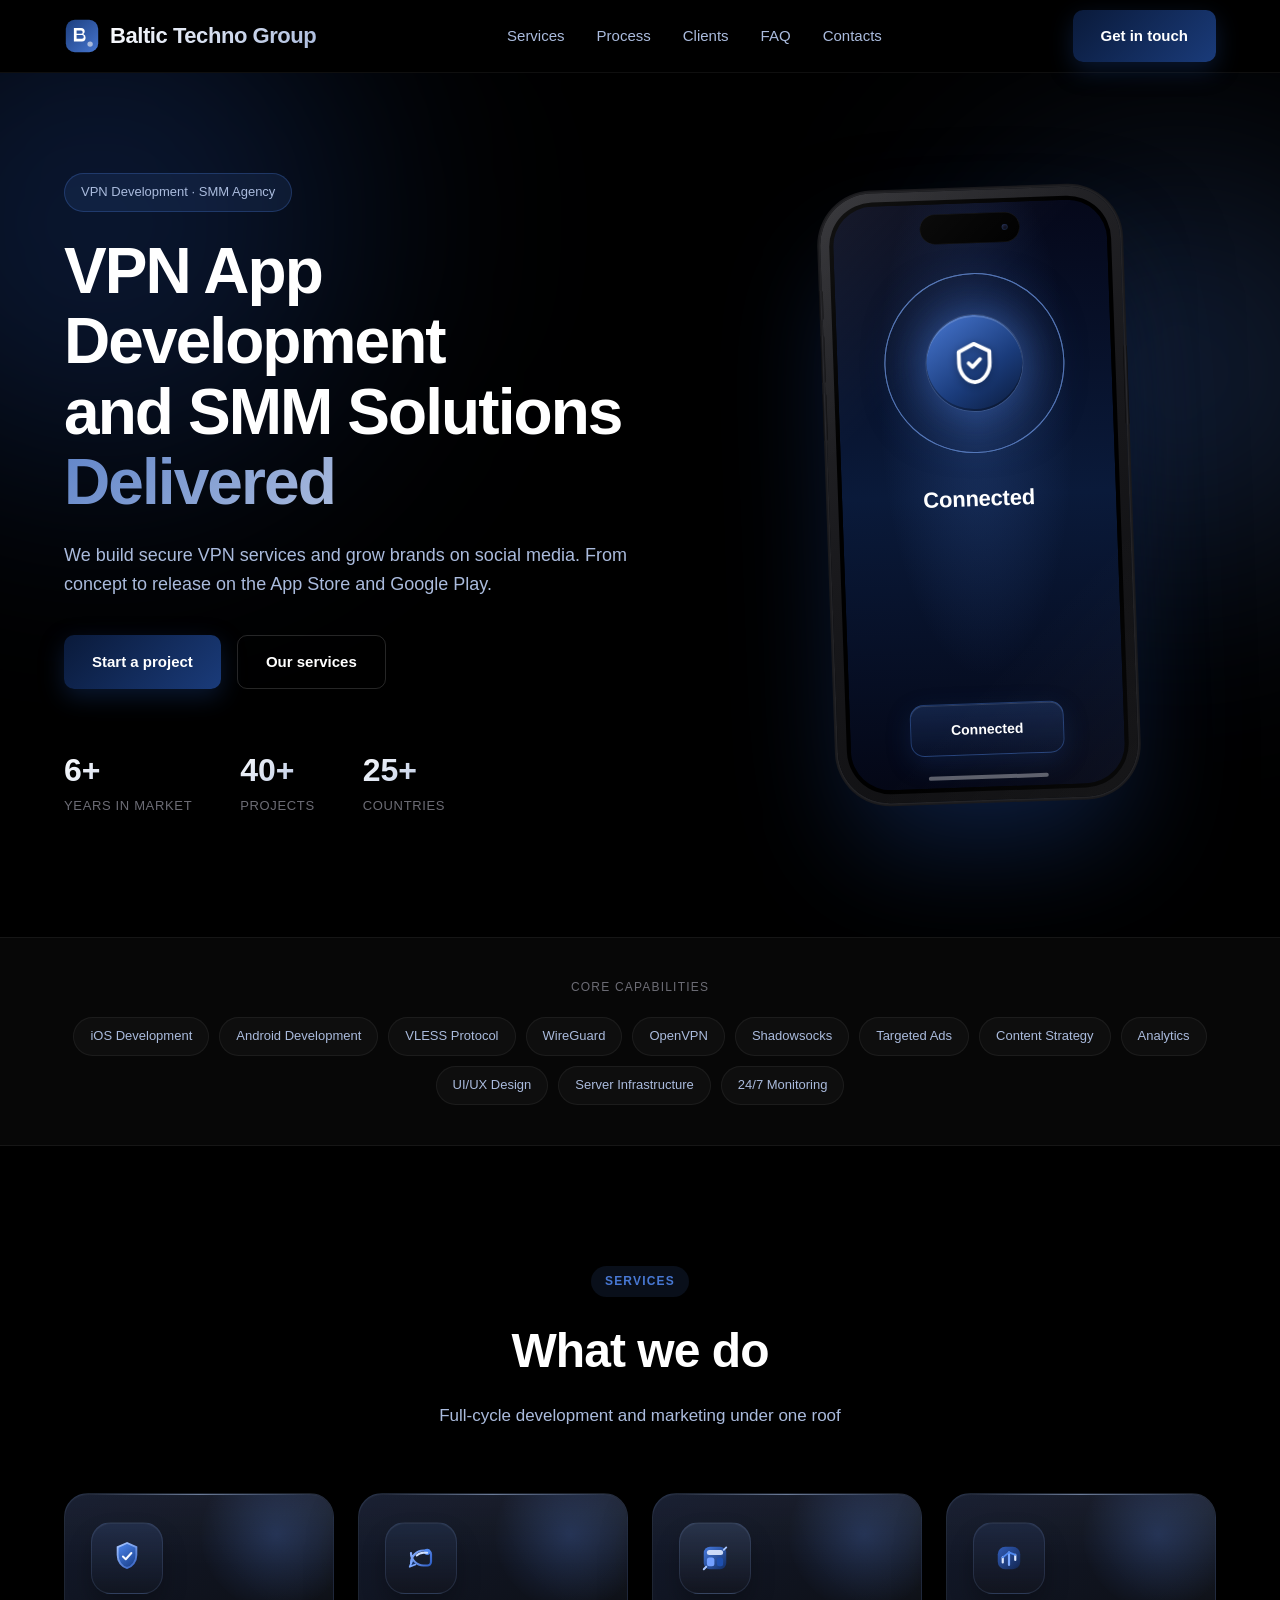
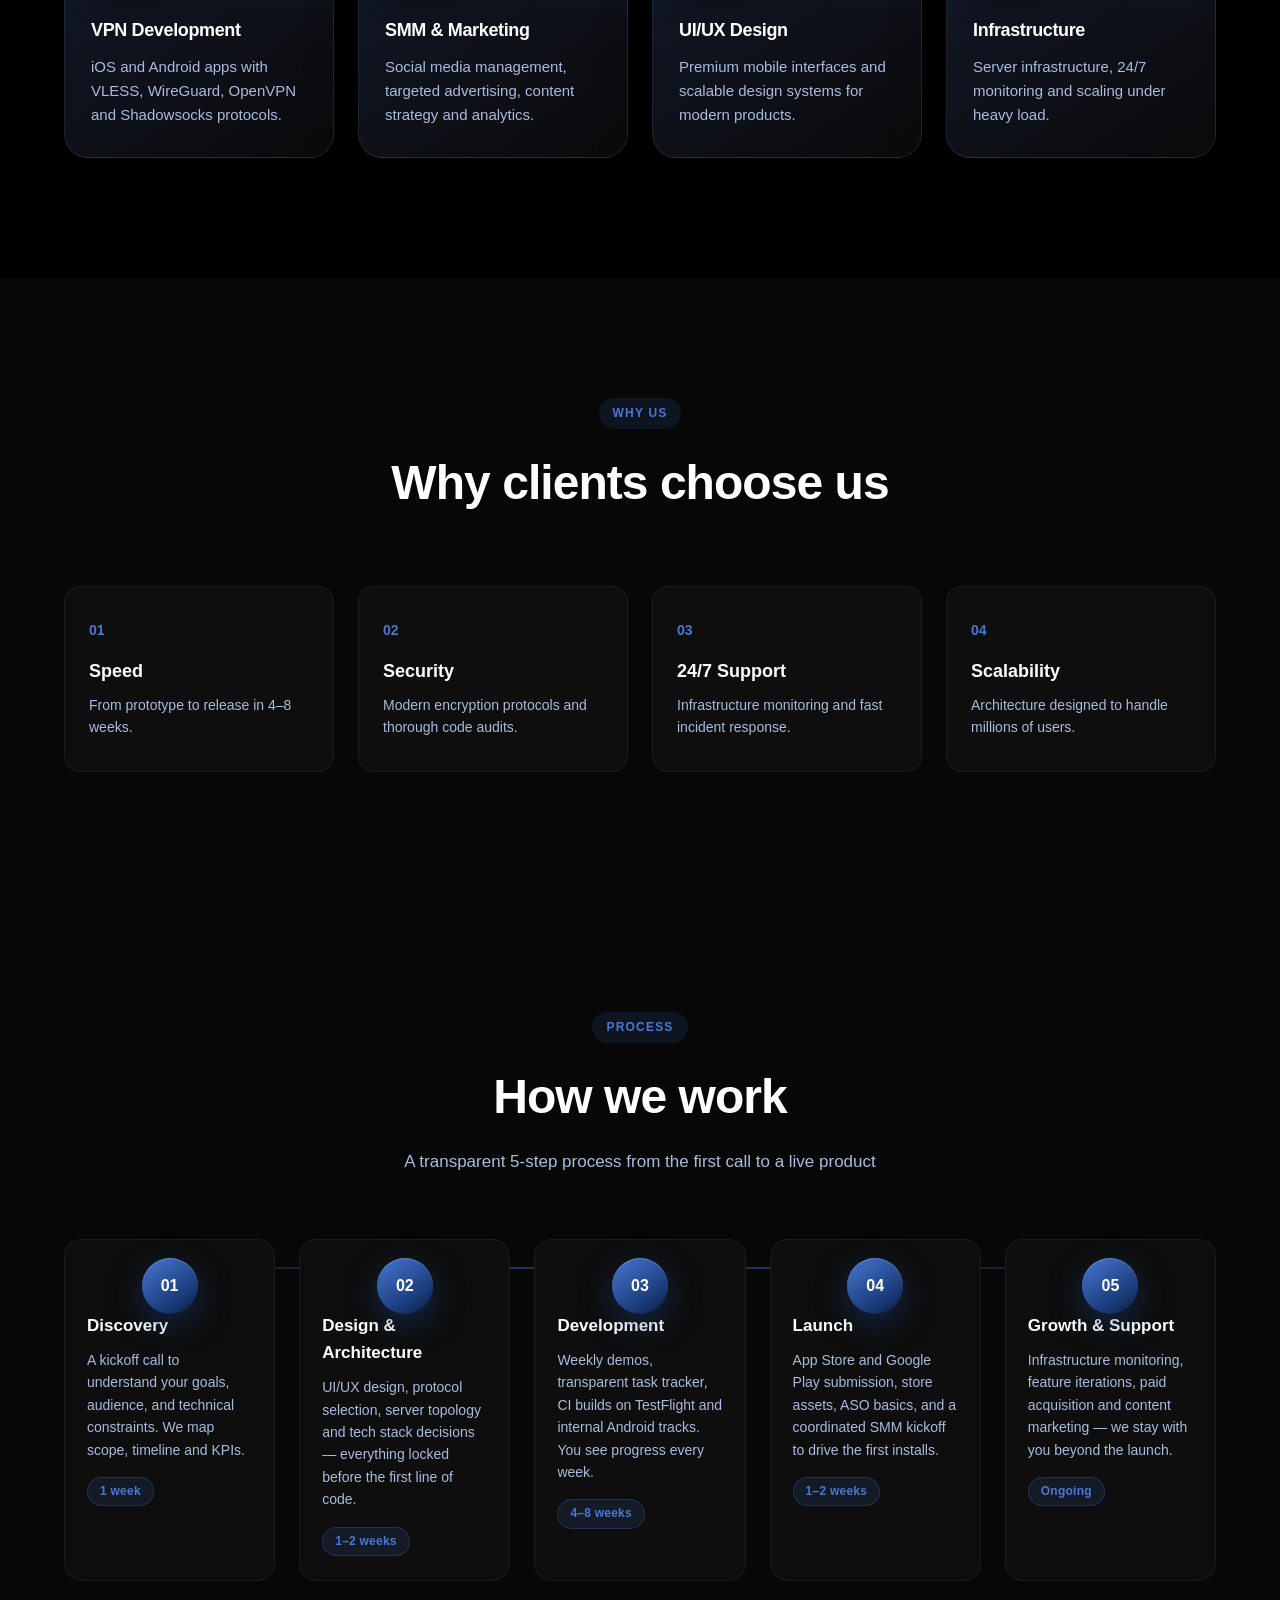
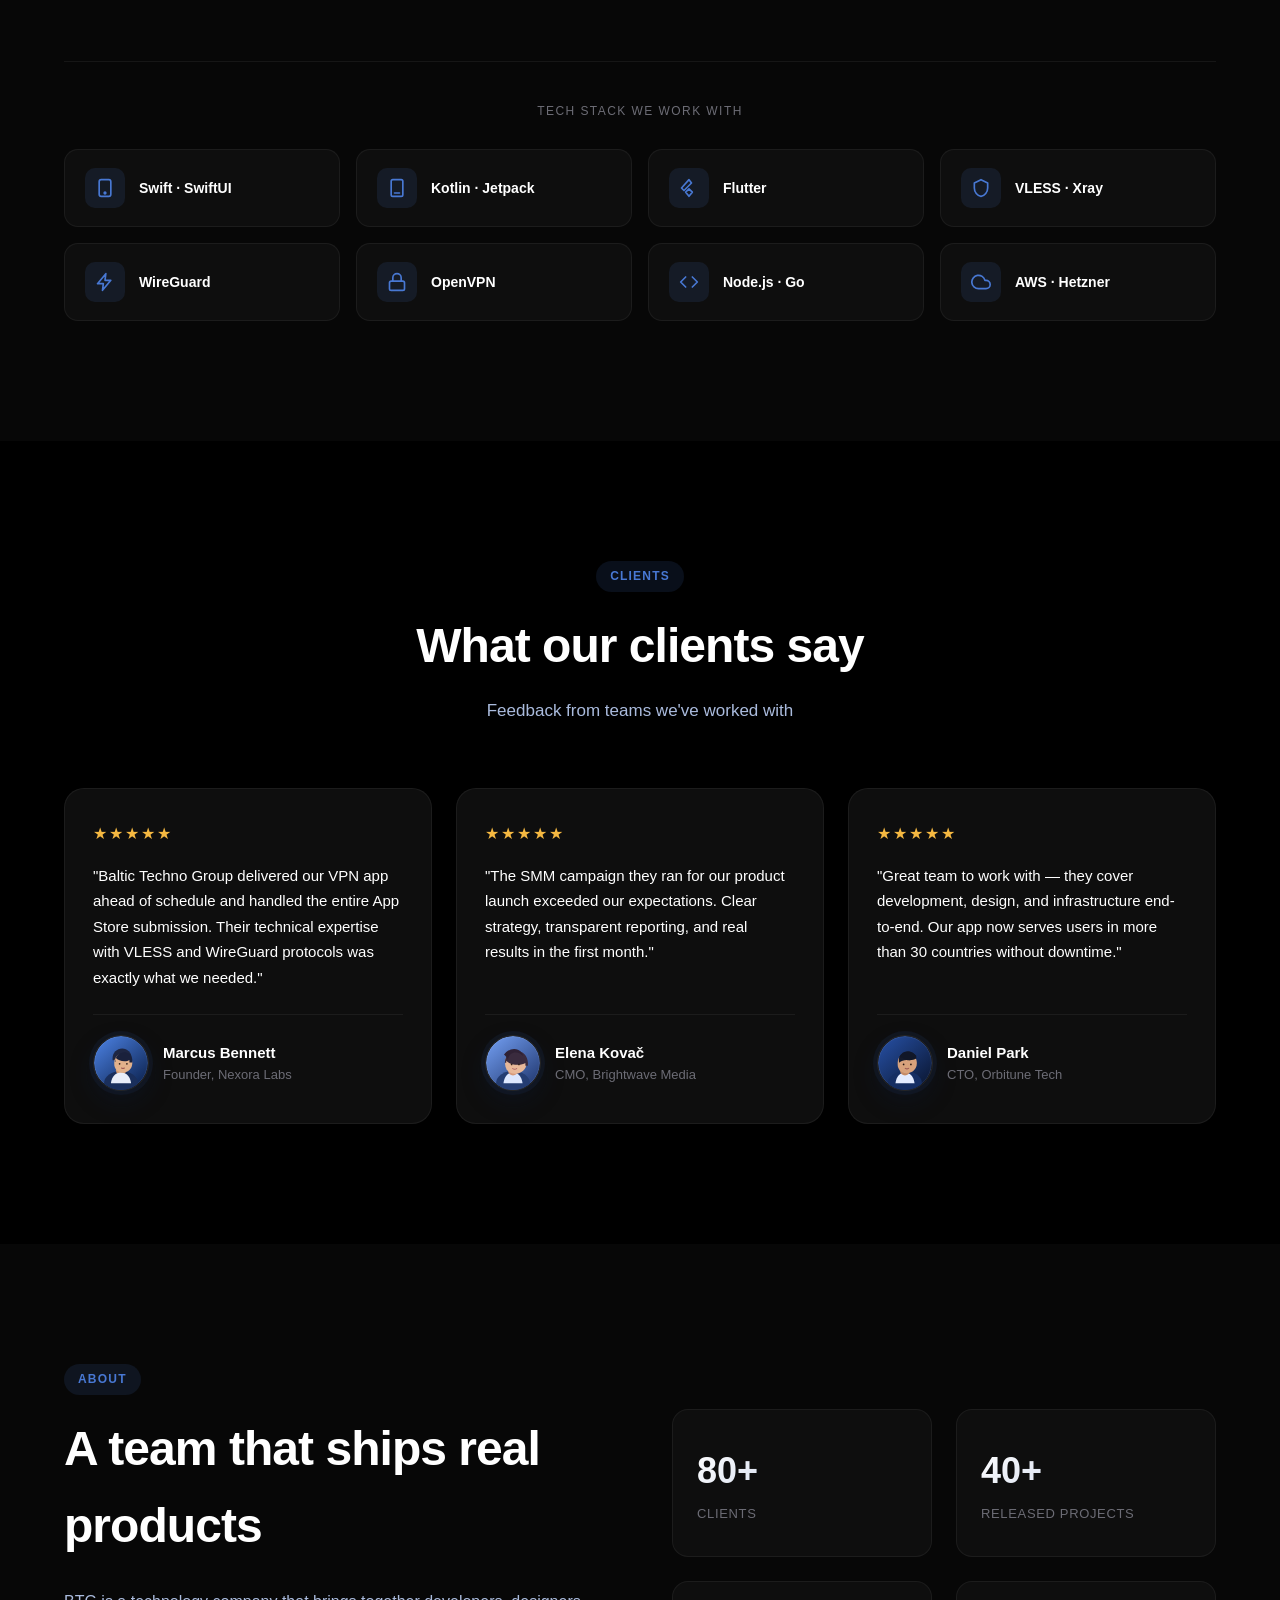
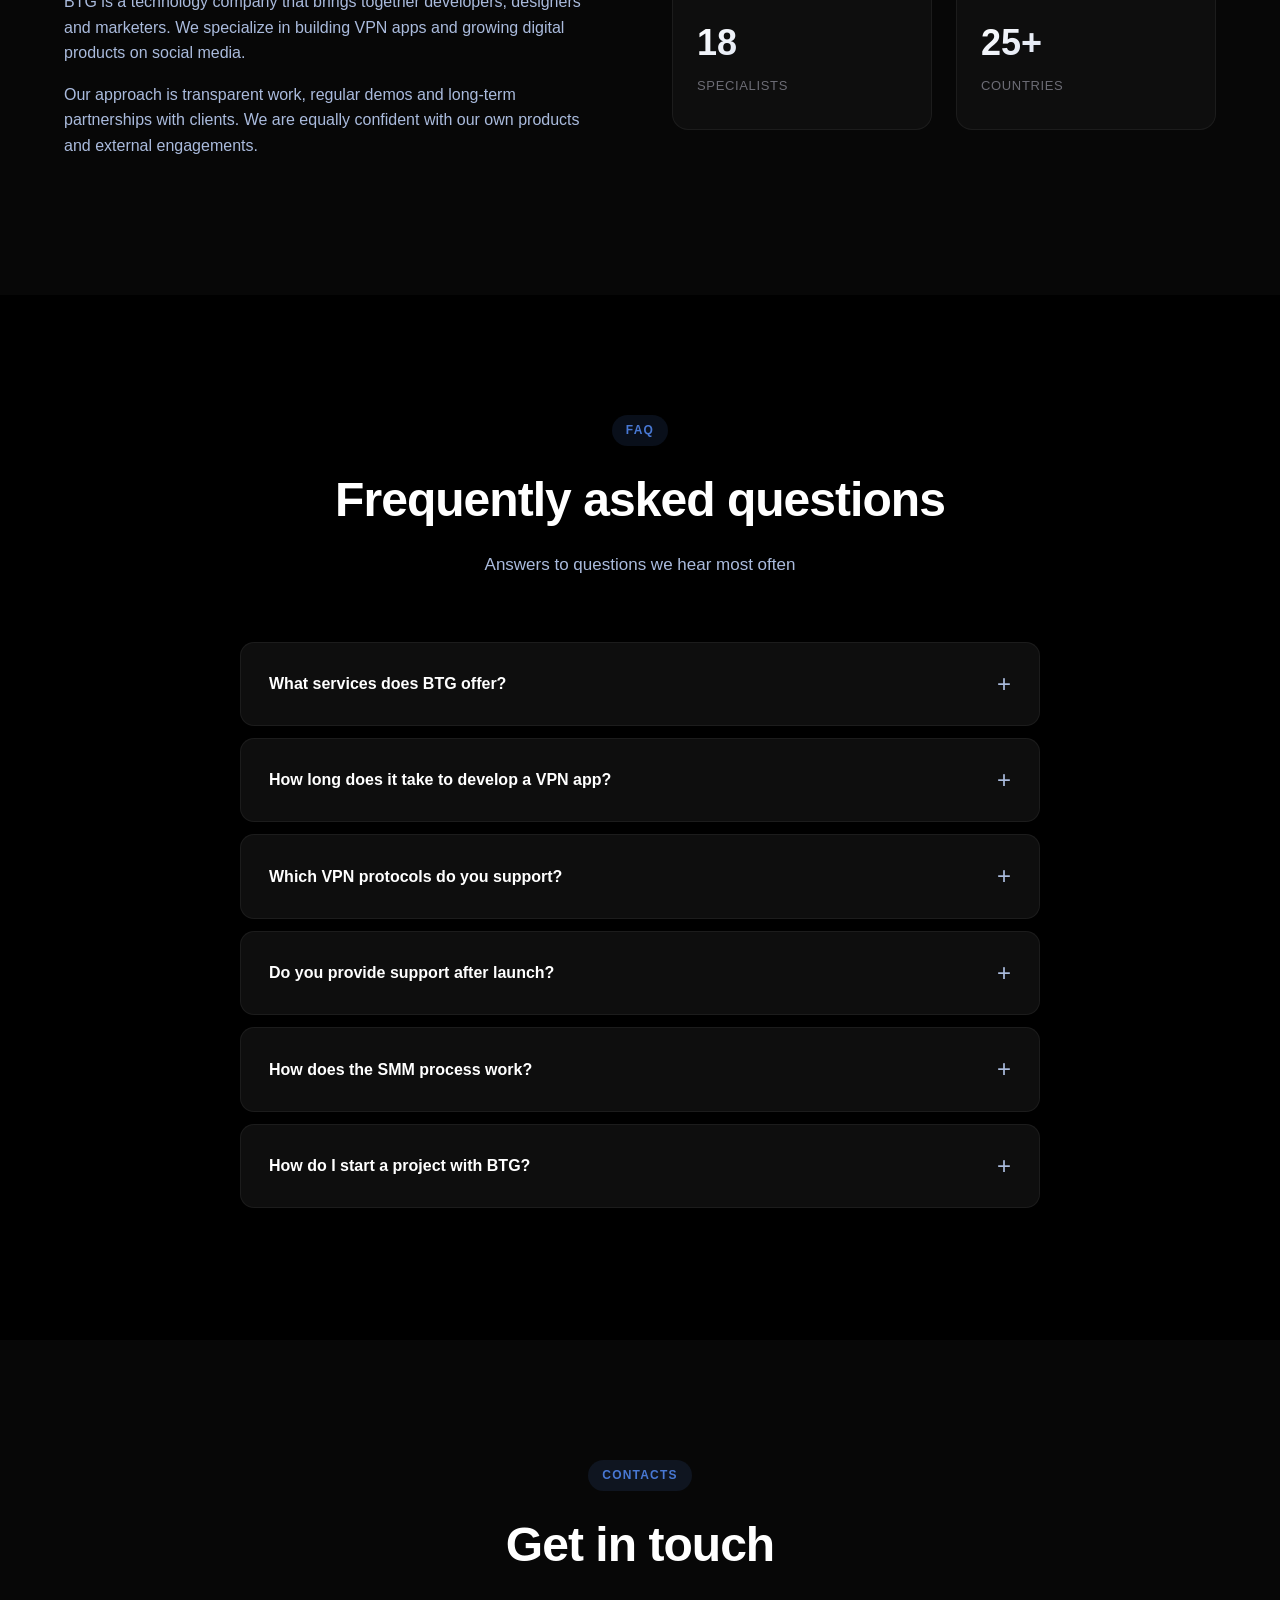
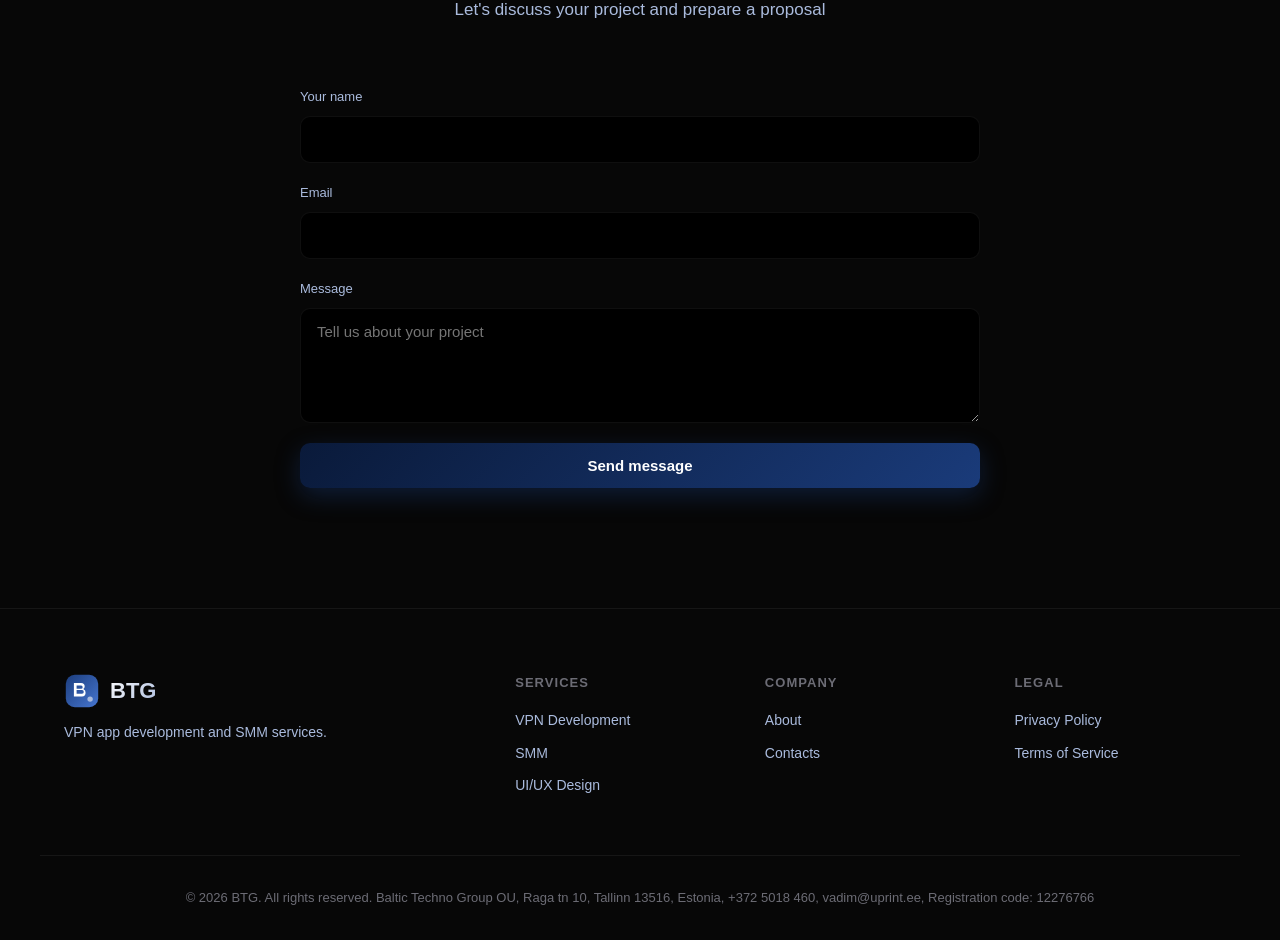
<file: index.html>
<!DOCTYPE html>
<html lang="en">
<head>
  <meta charset="UTF-8" />
  <meta name="viewport" content="width=device-width, initial-scale=1.0" />
  <meta name="description" content="Baltic Techno Group — VPN app development for iOS and Android, SMM and social media marketing. Full-cycle development from idea to App Store release." />
  <meta name="keywords" content="Baltic Techno Group, BTG, VPN development, SMM agency, mobile apps, iOS, Android, social media marketing" />
  <meta property="og:title" content="Baltic Techno Group — VPN Development & SMM Agency" />
  <meta property="og:description" content="We build secure VPN apps and grow brands on social media." />
  <meta property="og:type" content="website" />
  <title>Baltic Techno Group — VPN Development & SMM Agency</title>
  <link rel="preconnect" href="https://fonts.googleapis.com" />
  <link rel="preconnect" href="https://fonts.gstatic.com" crossorigin />
  <link href="https://api.fontshare.com/v2/css?f[]=satoshi@300,400,500,700,900&display=swap" rel="stylesheet" />
  <link rel="stylesheet" href="styles.css" />
  <link rel="icon" type="image/svg+xml" href="data:image/svg+xml,%3Csvg xmlns='http://www.w3.org/2000/svg' viewBox='0 0 40 40'%3E%3Cdefs%3E%3ClinearGradient id='g' x1='0' y1='0' x2='40' y2='40' gradientUnits='userSpaceOnUse'%3E%3Cstop offset='0' stop-color='%231A3B7A'/%3E%3Cstop offset='1' stop-color='%234878D3'/%3E%3C/linearGradient%3E%3C/defs%3E%3Crect x='2' y='2' width='36' height='36' rx='10' fill='url(%23g)'/%3E%3Cpath d='M11 11h8a4 4 0 0 1 4 4 3.5 3.5 0 0 1-1.6 2.9A4 4 0 0 1 24 22a4 4 0 0 1-4 4h-9V11zm3 3v3.5h5a1.75 1.75 0 0 0 0-3.5h-5zm0 6.5V23h6a2 2 0 0 0 0-4h-6z' fill='%23fff'/%3E%3Ccircle cx='29' cy='29' r='3' fill='%23AABBDD'/%3E%3C/svg%3E" />
</head>
<body>
  <header class="nav">
    <div class="container nav__inner">
      <a href="#" class="nav__logo">
        <svg class="logo" viewBox="0 0 40 40" fill="none" xmlns="http://www.w3.org/2000/svg">
          <defs>
            <linearGradient id="logoGrad" x1="0" y1="0" x2="40" y2="40" gradientUnits="userSpaceOnUse">
              <stop offset="0" stop-color="#1A3B7A"/>
              <stop offset="1" stop-color="#4878D3"/>
            </linearGradient>
          </defs>
          <rect x="2" y="2" width="36" height="36" rx="10" fill="url(#logoGrad)"/>
          <path d="M11 11h8a4 4 0 0 1 4 4 3.5 3.5 0 0 1-1.6 2.9A4 4 0 0 1 24 22a4 4 0 0 1-4 4h-9V11zm3 3v3.5h5a1.75 1.75 0 0 0 0-3.5h-5zm0 6.5V23h6a2 2 0 0 0 0-4h-6z" fill="#fff"/>
          <circle cx="29" cy="29" r="3" fill="#AABBDD"/>
        </svg>
        <span>Baltic Techno Group</span>
      </a>
      <nav class="nav__menu">
        <a href="#services">Services</a>
        <a href="#process">Process</a>
        <a href="#testimonials">Clients</a>
        <a href="#faq">FAQ</a>
        <a href="#contacts">Contacts</a>
      </nav>
      <a href="#contacts" class="btn btn--gradient nav__cta">Get in touch</a>
      <button class="nav__burger" aria-label="Menu">
        <span></span><span></span><span></span>
      </button>
    </div>
  </header>

  <main>
    <section class="hero">
      <div class="hero__glow hero__glow--1"></div>
      <div class="hero__glow hero__glow--2"></div>
      <div class="container hero__inner">
        <div class="hero__content">
          <div class="hero__badge">VPN Development &middot; SMM Agency</div>
          <h1 class="hero__title">
            VPN App Development<br />
            and SMM Solutions <span class="gradient-text">Delivered</span>
          </h1>
          <p class="hero__subtitle">
            We build secure VPN services and grow brands on social media.
            From concept to release on the App Store and Google Play.
          </p>
          <div class="hero__actions">
            <a href="#contacts" class="btn btn--gradient">Start a project</a>
            <a href="#services" class="btn btn--outline">Our services</a>
          </div>
          <div class="hero__stats">
            <div class="stat"><div class="stat__num">6+</div><div class="stat__label">years in market</div></div>
            <div class="stat"><div class="stat__num">40+</div><div class="stat__label">projects</div></div>
            <div class="stat"><div class="stat__num">25+</div><div class="stat__label">countries</div></div>
          </div>
        </div>
        <div class="hero__visual">
          <div class="phone">
            <span class="phone__side phone__side--mute"></span>
            <span class="phone__side phone__side--vol phone__side--vol1"></span>
            <span class="phone__side phone__side--vol phone__side--vol2"></span>
            <span class="phone__side phone__side--power"></span>
            <div class="phone__frame">
              <div class="phone__screen">
                <div class="phone__island"></div>
                <div class="phone__app">
                  <div class="phone__pulse">
                    <div class="pulse pulse--1"></div>
                    <div class="pulse pulse--2"></div>
                    <div class="pulse pulse--3"></div>
                    <div class="phone__shield">
                      <svg viewBox="0 0 24 24" fill="none" stroke="currentColor" stroke-width="2" stroke-linecap="round" stroke-linejoin="round">
                        <path d="M12 2L4 6v6c0 5 3.5 9.5 8 10 4.5-.5 8-5 8-10V6l-8-4z"/>
                        <path d="M9 12l2 2 4-4"/>
                      </svg>
                    </div>
                  </div>
                  <div class="phone__label">Connected</div>
                  <div class="phone__btn">Connected</div>
                </div>
                <div class="phone__home"></div>
              </div>
            </div>
          </div>
        </div>
      </div>
    </section>

    <section class="capabilities">
      <div class="container">
        <div class="capabilities__label">Core capabilities</div>
        <div class="capabilities__list">
          <span>iOS Development</span>
          <span>Android Development</span>
          <span>VLESS Protocol</span>
          <span>WireGuard</span>
          <span>OpenVPN</span>
          <span>Shadowsocks</span>
          <span>Targeted Ads</span>
          <span>Content Strategy</span>
          <span>Analytics</span>
          <span>UI/UX Design</span>
          <span>Server Infrastructure</span>
          <span>24/7 Monitoring</span>
        </div>
      </div>
    </section>

    <section class="section" id="services">
      <div class="container">
        <div class="section__head">
          <div class="section__tag">Services</div>
          <h2 class="section__title">What we do</h2>
          <p class="section__sub">Full-cycle development and marketing under one roof</p>
        </div>
        <div class="grid grid--4">
          <article class="card card--vpn">
            <div class="card__glow"></div>
            <div class="card__icon">
              <svg viewBox="0 0 64 64" fill="none" xmlns="http://www.w3.org/2000/svg" aria-hidden="true">
                <path d="M32 8L17 14.5V27c0 10.8 6.5 19.1 15 21 8.5-1.9 15-10.2 15-21V14.5L32 8Z" fill="url(#vpnFill)"/>
                <path d="M32 8L17 14.5V27c0 10.8 6.5 19.1 15 21 8.5-1.9 15-10.2 15-21V14.5L32 8Z" stroke="url(#vpnStroke)" stroke-width="3"/>
                <path d="M25.5 29.5L30 34l9-10" stroke="#F4F8FF" stroke-width="3.2" stroke-linecap="round" stroke-linejoin="round"/>
                <defs>
                  <linearGradient id="vpnFill" x1="17" y1="8" x2="47" y2="48" gradientUnits="userSpaceOnUse">
                    <stop stop-color="#4F89F2"/>
                    <stop offset="1" stop-color="#173B83"/>
                  </linearGradient>
                  <linearGradient id="vpnStroke" x1="20" y1="12" x2="44" y2="44" gradientUnits="userSpaceOnUse">
                    <stop stop-color="#9FC0FF"/>
                    <stop offset="1" stop-color="#3C68C6"/>
                  </linearGradient>
                </defs>
              </svg>
            </div>
            <h3 class="card__title">VPN Development</h3>
            <p class="card__text">iOS and Android apps with VLESS, WireGuard, OpenVPN and Shadowsocks protocols.</p>
          </article>
          <article class="card card--marketing">
            <div class="card__glow"></div>
            <div class="card__icon">
              <svg viewBox="0 0 64 64" fill="none" xmlns="http://www.w3.org/2000/svg" aria-hidden="true">
                <path d="M16 40C16 28.95 24.95 20 36 20H42C45.31 20 48 22.69 48 26V38C48 41.31 45.31 44 42 44H36C24.95 44 16 35.05 16 24" stroke="url(#marketingStroke)" stroke-width="3.5" stroke-linecap="round"/>
                <path d="M18 36L14 46L24 42" fill="#18356B"/>
                <path d="M18 36L14 46L24 42" stroke="#7CA9FF" stroke-width="3" stroke-linejoin="round"/>
                <circle cx="42" cy="22" r="5" fill="#4F89F2"/>
                <path d="M25 28C28 25 31.5 23.5 36 23.5H42" stroke="#CFE0FF" stroke-width="3" stroke-linecap="round"/>
                <defs>
                  <linearGradient id="marketingStroke" x1="18" y1="20" x2="49" y2="42" gradientUnits="userSpaceOnUse">
                    <stop stop-color="#8BB1FF"/>
                    <stop offset="1" stop-color="#2D5EC7"/>
                  </linearGradient>
                </defs>
              </svg>
            </div>
            <h3 class="card__title">SMM & Marketing</h3>
            <p class="card__text">Social media management, targeted advertising, content strategy and analytics.</p>
          </article>
          <article class="card card--design">
            <div class="card__glow"></div>
            <div class="card__icon">
              <svg viewBox="0 0 64 64" fill="none" xmlns="http://www.w3.org/2000/svg" aria-hidden="true">
                <rect x="14" y="14" width="36" height="36" rx="10" fill="url(#designFrame)"/>
                <rect x="19" y="19" width="26" height="8" rx="4" fill="#DDE8FF" fill-opacity="0.9"/>
                <rect x="19" y="31" width="12" height="14" rx="4" fill="#73A0FF"/>
                <rect x="35" y="31" width="10" height="14" rx="4" fill="#1E4FAE"/>
                <path d="M46 19L50 15" stroke="#A9C7FF" stroke-width="3" stroke-linecap="round"/>
                <path d="M14 50L18 46" stroke="#A9C7FF" stroke-width="3" stroke-linecap="round"/>
                <defs>
                  <linearGradient id="designFrame" x1="14" y1="14" x2="50" y2="50" gradientUnits="userSpaceOnUse">
                    <stop stop-color="#477BE0"/>
                    <stop offset="1" stop-color="#102B61"/>
                  </linearGradient>
                </defs>
              </svg>
            </div>
            <h3 class="card__title">UI/UX Design</h3>
            <p class="card__text">Premium mobile interfaces and scalable design systems for modern products.</p>
          </article>
          <article class="card card--infra">
            <div class="card__glow"></div>
            <div class="card__icon">
              <svg viewBox="0 0 64 64" fill="none" xmlns="http://www.w3.org/2000/svg" aria-hidden="true">
                <rect x="14" y="14" width="36" height="36" rx="12" fill="url(#infraBg)"/>
                <path d="M22 39V31" stroke="#DDE8FF" stroke-width="3.5" stroke-linecap="round"/>
                <path d="M32 43V23" stroke="#7CA9FF" stroke-width="3.5" stroke-linecap="round"/>
                <path d="M42 35V27" stroke="#DDE8FF" stroke-width="3.5" stroke-linecap="round"/>
                <path d="M22 31L32 23L42 27" stroke="#4F89F2" stroke-width="3" stroke-linecap="round" stroke-linejoin="round"/>
                <defs>
                  <linearGradient id="infraBg" x1="14" y1="14" x2="50" y2="50" gradientUnits="userSpaceOnUse">
                    <stop stop-color="#315DBA"/>
                    <stop offset="1" stop-color="#12254F"/>
                  </linearGradient>
                </defs>
              </svg>
            </div>
            <h3 class="card__title">Infrastructure</h3>
            <p class="card__text">Server infrastructure, 24/7 monitoring and scaling under heavy load.</p>
          </article>
        </div>
      </div>
    </section>

    <section class="section section--alt" id="features">
      <div class="container">
        <div class="section__head">
          <div class="section__tag">Why us</div>
          <h2 class="section__title">Why clients choose us</h2>
        </div>
        <div class="grid grid--4">
          <div class="feature">
            <div class="feature__num">01</div>
            <h4>Speed</h4>
            <p>From prototype to release in 4–8 weeks.</p>
          </div>
          <div class="feature">
            <div class="feature__num">02</div>
            <h4>Security</h4>
            <p>Modern encryption protocols and thorough code audits.</p>
          </div>
          <div class="feature">
            <div class="feature__num">03</div>
            <h4>24/7 Support</h4>
            <p>Infrastructure monitoring and fast incident response.</p>
          </div>
          <div class="feature">
            <div class="feature__num">04</div>
            <h4>Scalability</h4>
            <p>Architecture designed to handle millions of users.</p>
          </div>
        </div>
      </div>
    </section>

    <section class="section section--alt" id="process">
      <div class="container">
        <div class="section__head">
          <div class="section__tag">Process</div>
          <h2 class="section__title">How we work</h2>
          <p class="section__sub">A transparent 5-step process from the first call to a live product</p>
        </div>
        <div class="process">
          <div class="process__line"></div>
          <article class="step">
            <div class="step__num">01</div>
            <h4 class="step__title">Discovery</h4>
            <p class="step__text">A kickoff call to understand your goals, audience, and technical constraints. We map scope, timeline and KPIs.</p>
            <div class="step__meta">1 week</div>
          </article>
          <article class="step">
            <div class="step__num">02</div>
            <h4 class="step__title">Design &amp; Architecture</h4>
            <p class="step__text">UI/UX design, protocol selection, server topology and tech stack decisions — everything locked before the first line of code.</p>
            <div class="step__meta">1–2 weeks</div>
          </article>
          <article class="step">
            <div class="step__num">03</div>
            <h4 class="step__title">Development</h4>
            <p class="step__text">Weekly demos, transparent task tracker, CI builds on TestFlight and internal Android tracks. You see progress every week.</p>
            <div class="step__meta">4–8 weeks</div>
          </article>
          <article class="step">
            <div class="step__num">04</div>
            <h4 class="step__title">Launch</h4>
            <p class="step__text">App Store and Google Play submission, store assets, ASO basics, and a coordinated SMM kickoff to drive the first installs.</p>
            <div class="step__meta">1–2 weeks</div>
          </article>
          <article class="step">
            <div class="step__num">05</div>
            <h4 class="step__title">Growth &amp; Support</h4>
            <p class="step__text">Infrastructure monitoring, feature iterations, paid acquisition and content marketing — we stay with you beyond the launch.</p>
            <div class="step__meta">Ongoing</div>
          </article>
        </div>

        <div class="stack">
          <div class="stack__label">Tech stack we work with</div>
          <div class="stack__grid">
            <div class="stack__item">
              <div class="stack__ico"><svg viewBox="0 0 24 24" fill="none" stroke="currentColor" stroke-width="2" stroke-linecap="round" stroke-linejoin="round"><rect x="5" y="2" width="14" height="20" rx="2.5"/><circle cx="12" cy="18" r="1"/></svg></div>
              <span>Swift · SwiftUI</span>
            </div>
            <div class="stack__item">
              <div class="stack__ico"><svg viewBox="0 0 24 24" fill="none" stroke="currentColor" stroke-width="2" stroke-linecap="round" stroke-linejoin="round"><path d="M7 2h10a2 2 0 0 1 2 2v16a2 2 0 0 1-2 2H7a2 2 0 0 1-2-2V4a2 2 0 0 1 2-2z"/><path d="M9 18h6"/></svg></div>
              <span>Kotlin · Jetpack</span>
            </div>
            <div class="stack__item">
              <div class="stack__ico"><svg viewBox="0 0 24 24" fill="none" stroke="currentColor" stroke-width="2" stroke-linecap="round" stroke-linejoin="round"><polygon points="12 2 3 12 6 15 15 6 12 2"/><polygon points="8 17 12 13 16 17 12 22 8 17"/></svg></div>
              <span>Flutter</span>
            </div>
            <div class="stack__item">
              <div class="stack__ico"><svg viewBox="0 0 24 24" fill="none" stroke="currentColor" stroke-width="2" stroke-linecap="round" stroke-linejoin="round"><path d="M12 2L4 6v6c0 5 3.5 9.5 8 10 4.5-.5 8-5 8-10V6l-8-4z"/></svg></div>
              <span>VLESS · Xray</span>
            </div>
            <div class="stack__item">
              <div class="stack__ico"><svg viewBox="0 0 24 24" fill="none" stroke="currentColor" stroke-width="2" stroke-linecap="round" stroke-linejoin="round"><path d="M13 2L3 14h7l-1 8 10-12h-7l1-8z"/></svg></div>
              <span>WireGuard</span>
            </div>
            <div class="stack__item">
              <div class="stack__ico"><svg viewBox="0 0 24 24" fill="none" stroke="currentColor" stroke-width="2" stroke-linecap="round" stroke-linejoin="round"><rect x="3" y="11" width="18" height="11" rx="2"/><path d="M7 11V7a5 5 0 0 1 10 0v4"/></svg></div>
              <span>OpenVPN</span>
            </div>
            <div class="stack__item">
              <div class="stack__ico"><svg viewBox="0 0 24 24" fill="none" stroke="currentColor" stroke-width="2" stroke-linecap="round" stroke-linejoin="round"><polyline points="16 18 22 12 16 6"/><polyline points="8 6 2 12 8 18"/></svg></div>
              <span>Node.js · Go</span>
            </div>
            <div class="stack__item">
              <div class="stack__ico"><svg viewBox="0 0 24 24" fill="none" stroke="currentColor" stroke-width="2" stroke-linecap="round" stroke-linejoin="round"><path d="M18 10h-1.26A8 8 0 1 0 9 20h9a5 5 0 0 0 0-10z"/></svg></div>
              <span>AWS · Hetzner</span>
            </div>
          </div>
        </div>
      </div>
    </section>

    <section class="section" id="testimonials">
      <div class="container">
        <div class="section__head">
          <div class="section__tag">Clients</div>
          <h2 class="section__title">What our clients say</h2>
          <p class="section__sub">Feedback from teams we've worked with</p>
        </div>
        <div class="grid grid--3">
          <article class="quote">
            <div class="quote__stars">★★★★★</div>
            <p class="quote__text">"Baltic Techno Group delivered our VPN app ahead of schedule and handled the entire App Store submission. Their technical expertise with VLESS and WireGuard protocols was exactly what we needed."</p>
            <div class="quote__author">
              <img class="quote__avatar" src="assets/avatars/marcus-bennett.svg" alt="Marcus Bennett" />
              <div>
                <div class="quote__name">Marcus Bennett</div>
                <div class="quote__role">Founder, Nexora Labs</div>
              </div>
            </div>
          </article>
          <article class="quote">
            <div class="quote__stars">★★★★★</div>
            <p class="quote__text">"The SMM campaign they ran for our product launch exceeded our expectations. Clear strategy, transparent reporting, and real results in the first month."</p>
            <div class="quote__author">
              <img class="quote__avatar" src="assets/avatars/elena-kovac.svg" alt="Elena Kovač" />
              <div>
                <div class="quote__name">Elena Kovač</div>
                <div class="quote__role">CMO, Brightwave Media</div>
              </div>
            </div>
          </article>
          <article class="quote">
            <div class="quote__stars">★★★★★</div>
            <p class="quote__text">"Great team to work with — they cover development, design, and infrastructure end-to-end. Our app now serves users in more than 30 countries without downtime."</p>
            <div class="quote__author">
              <img class="quote__avatar" src="assets/avatars/daniel-park.svg" alt="Daniel Park" />
              <div>
                <div class="quote__name">Daniel Park</div>
                <div class="quote__role">CTO, Orbitune Tech</div>
              </div>
            </div>
          </article>
        </div>
      </div>
    </section>

    <section class="section section--alt" id="about">
      <div class="container about">
        <div class="about__text">
          <div class="section__tag">About</div>
          <h2 class="section__title">A team that ships real products</h2>
          <p>
            BTG is a technology company that brings together developers,
            designers and marketers. We specialize in building VPN apps and
            growing digital products on social media.
          </p>
          <p>
            Our approach is transparent work, regular demos and long-term
            partnerships with clients. We are equally confident with our own
            products and external engagements.
          </p>
        </div>
        <div class="about__numbers">
          <div class="stat stat--lg"><div class="stat__num">80+</div><div class="stat__label">clients</div></div>
          <div class="stat stat--lg"><div class="stat__num">40+</div><div class="stat__label">released projects</div></div>
          <div class="stat stat--lg"><div class="stat__num">18</div><div class="stat__label">specialists</div></div>
          <div class="stat stat--lg"><div class="stat__num">25+</div><div class="stat__label">countries</div></div>
        </div>
      </div>
    </section>

    <section class="section" id="faq">
      <div class="container">
        <div class="section__head">
          <div class="section__tag">FAQ</div>
          <h2 class="section__title">Frequently asked questions</h2>
          <p class="section__sub">Answers to questions we hear most often</p>
        </div>
        <div class="faq">
          <details class="faq__item">
            <summary>What services does BTG offer?</summary>
            <p>We provide end-to-end VPN application development for iOS and Android, social media marketing and advertising, UI/UX design, and server infrastructure management. We can handle a single service or the full product lifecycle.</p>
          </details>
          <details class="faq__item">
            <summary>How long does it take to develop a VPN app?</summary>
            <p>A typical MVP takes 4–6 weeks from kickoff to App Store submission. A full-featured product with multiple protocols, custom UI, and server infrastructure usually takes 8–12 weeks.</p>
          </details>
          <details class="faq__item">
            <summary>Which VPN protocols do you support?</summary>
            <p>We build apps with VLESS, WireGuard, OpenVPN, and Shadowsocks. We can also integrate custom protocols or hybrid setups based on your product requirements.</p>
          </details>
          <details class="faq__item">
            <summary>Do you provide support after launch?</summary>
            <p>Yes. Every package includes a post-launch support period. For long-term engagements we offer 24/7 infrastructure monitoring, feature development, and SLA-backed priority support.</p>
          </details>
          <details class="faq__item">
            <summary>How does the SMM process work?</summary>
            <p>We start with an audit and strategy, then move to content production, targeted advertising, and monthly reporting. You'll get a clear roadmap and measurable KPIs from day one.</p>
          </details>
          <details class="faq__item">
            <summary>How do I start a project with BTG?</summary>
            <p>Send us a message through the contact form below or email us directly. We'll schedule a short discovery call, prepare a proposal, and outline a clear timeline and pricing.</p>
          </details>
        </div>
      </div>
    </section>

    <section class="section section--alt" id="contacts">
      <div class="container">
        <div class="section__head">
          <div class="section__tag">Contacts</div>
          <h2 class="section__title">Get in touch</h2>
          <p class="section__sub">Let's discuss your project and prepare a proposal</p>
        </div>
        <div class="contacts contacts--single">
          <form class="contacts__form" id="contact-form" action="https://formsubmit.co/ajax/u9920651903@gmail.com" method="POST">
            <input type="hidden" name="_subject" value="New inquiry from BTG website" />
            <input type="hidden" name="_captcha" value="false" />
            <label>
              <span>Your name</span>
              <input type="text" name="name" required />
            </label>
            <label>
              <span>Email</span>
              <input type="email" name="email" required />
            </label>
            <label>
              <span>Message</span>
              <textarea name="message" rows="5" required placeholder="Tell us about your project"></textarea>
            </label>
            <button type="submit" class="btn btn--gradient btn--block">Send message</button>
            <p class="contacts__notice" id="contact-form-notice" hidden></p>
          </form>
        </div>
      </div>
    </section>
  </main>

  <footer class="footer">
    <div class="container footer__inner">
      <div class="footer__brand">
        <div class="footer__logo">
          <svg class="logo" viewBox="0 0 40 40" fill="none" xmlns="http://www.w3.org/2000/svg">
            <defs>
              <linearGradient id="logoGradF" x1="0" y1="0" x2="40" y2="40" gradientUnits="userSpaceOnUse">
                <stop offset="0" stop-color="#1A3B7A"/>
                <stop offset="1" stop-color="#4878D3"/>
              </linearGradient>
            </defs>
            <rect x="2" y="2" width="36" height="36" rx="10" fill="url(#logoGradF)"/>
            <path d="M11 11h8a4 4 0 0 1 4 4 3.5 3.5 0 0 1-1.6 2.9A4 4 0 0 1 24 22a4 4 0 0 1-4 4h-9V11zm3 3v3.5h5a1.75 1.75 0 0 0 0-3.5h-5zm0 6.5V23h6a2 2 0 0 0 0-4h-6z" fill="#fff"/>
            <circle cx="29" cy="29" r="3" fill="#AABBDD"/>
          </svg>
          <span>BTG</span>
        </div>
        <p>VPN app development and SMM services.</p>
      </div>
      <div class="footer__col">
        <h5>Services</h5>
        <a href="#services">VPN Development</a>
        <a href="#services">SMM</a>
        <a href="#services">UI/UX Design</a>
      </div>
      <div class="footer__col">
        <h5>Company</h5>
        <a href="#about">About</a>
        <a href="#contacts">Contacts</a>
      </div>
      <div class="footer__col">
        <h5>Legal</h5>
        <a href="privacy.html">Privacy Policy</a>
        <a href="terms.html">Terms of Service</a>
      </div>
    </div>
    <div class="container footer__bottom">
      <div>© 2026 BTG. All rights reserved. Baltic Techno Group OU, Raga tn 10, Tallinn 13516, Estonia, +372 5018 460, vadim@uprint.ee, Registration code: 12276766</div>
    </div>
  </footer>

  <script src="script.js"></script>
</body>
</html>
</file>
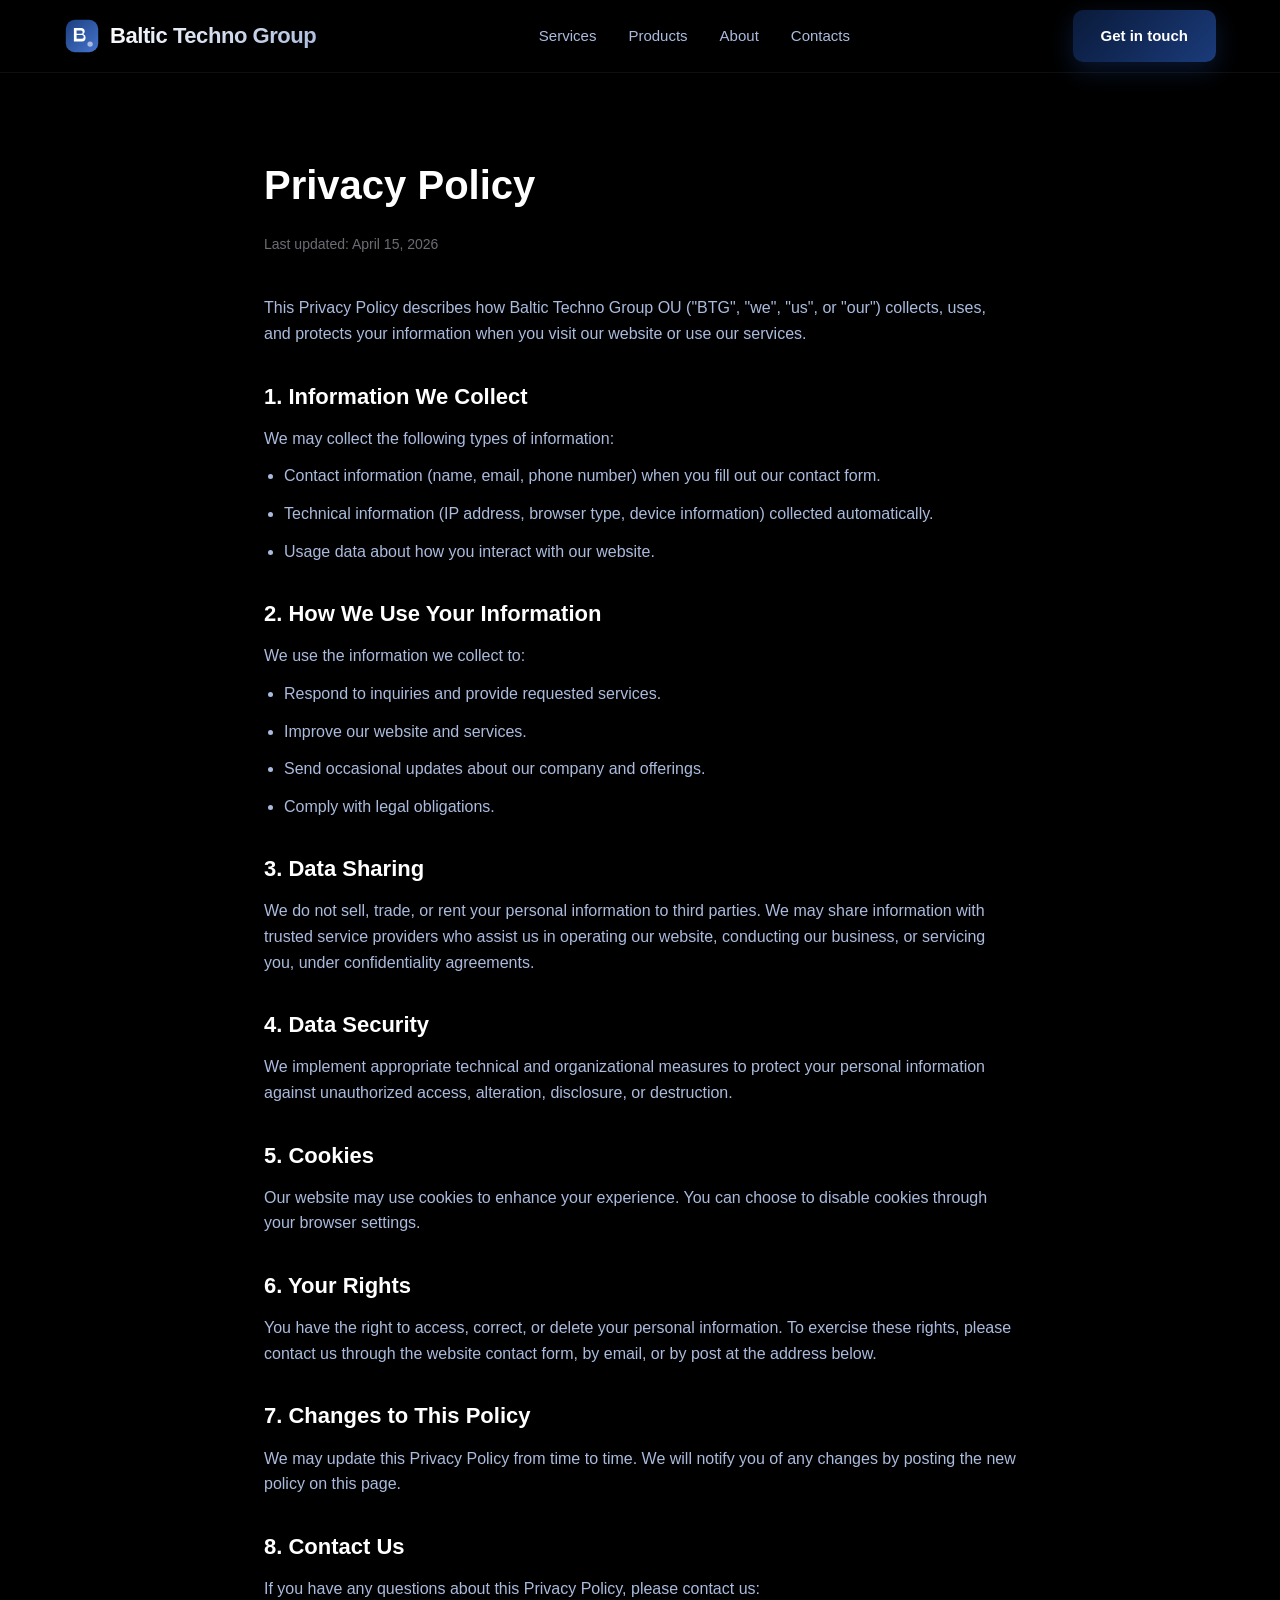
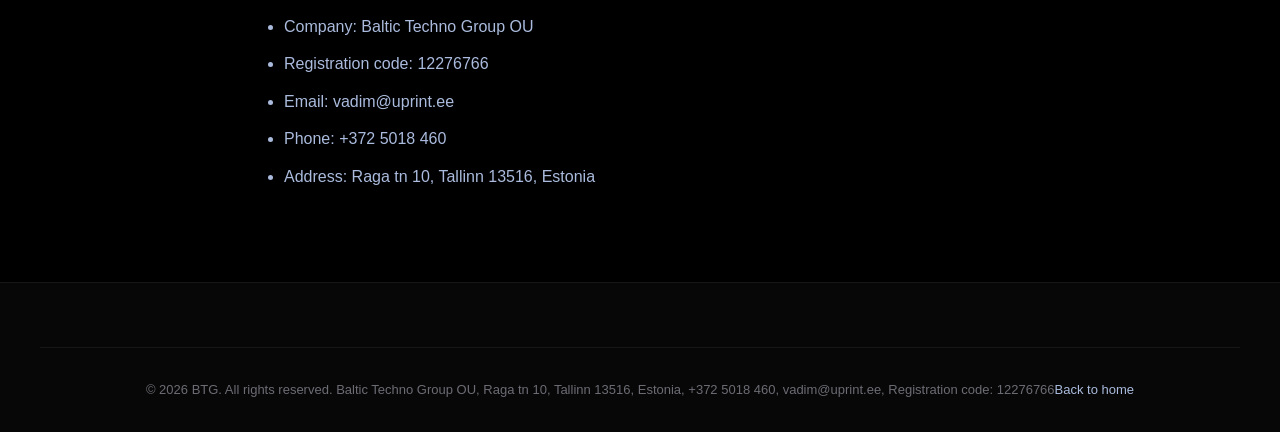
<file: privacy.html>
<!DOCTYPE html>
<html lang="en">
<head>
  <meta charset="UTF-8" />
  <meta name="viewport" content="width=device-width, initial-scale=1.0" />
  <title>Privacy Policy — BTG</title>
  <link rel="preconnect" href="https://fonts.googleapis.com" />
  <link rel="preconnect" href="https://fonts.gstatic.com" crossorigin />
  <link href="https://api.fontshare.com/v2/css?f[]=satoshi@300,400,500,700,900&display=swap" rel="stylesheet" />
  <link rel="stylesheet" href="styles.css" />
</head>
<body>
  <header class="nav">
    <div class="container nav__inner">
      <a href="index.html" class="nav__logo">
        <svg class="logo" viewBox="0 0 40 40" fill="none" xmlns="http://www.w3.org/2000/svg">
          <defs>
            <linearGradient id="logoGrad" x1="0" y1="0" x2="40" y2="40" gradientUnits="userSpaceOnUse">
              <stop offset="0" stop-color="#1A3B7A"/>
              <stop offset="1" stop-color="#4878D3"/>
            </linearGradient>
          </defs>
          <rect x="2" y="2" width="36" height="36" rx="10" fill="url(#logoGrad)"/>
          <path d="M11 11h8a4 4 0 0 1 4 4 3.5 3.5 0 0 1-1.6 2.9A4 4 0 0 1 24 22a4 4 0 0 1-4 4h-9V11zm3 3v3.5h5a1.75 1.75 0 0 0 0-3.5h-5zm0 6.5V23h6a2 2 0 0 0 0-4h-6z" fill="#fff"/>
          <circle cx="29" cy="29" r="3" fill="#AABBDD"/>
        </svg>
        <span>Baltic Techno Group</span>
      </a>
      <nav class="nav__menu">
        <a href="index.html#services">Services</a>
        <a href="index.html#products">Products</a>
        <a href="index.html#about">About</a>
        <a href="index.html#contacts">Contacts</a>
      </nav>
      <a href="index.html#contacts" class="btn btn--gradient nav__cta">Get in touch</a>
    </div>
  </header>

  <main class="legal">
    <h1>Privacy Policy</h1>
    <p class="meta">Last updated: April 15, 2026</p>

    <p>This Privacy Policy describes how Baltic Techno Group OU ("BTG", "we", "us", or "our") collects, uses, and protects your information when you visit our website or use our services.</p>

    <h2>1. Information We Collect</h2>
    <p>We may collect the following types of information:</p>
    <ul>
      <li>Contact information (name, email, phone number) when you fill out our contact form.</li>
      <li>Technical information (IP address, browser type, device information) collected automatically.</li>
      <li>Usage data about how you interact with our website.</li>
    </ul>

    <h2>2. How We Use Your Information</h2>
    <p>We use the information we collect to:</p>
    <ul>
      <li>Respond to inquiries and provide requested services.</li>
      <li>Improve our website and services.</li>
      <li>Send occasional updates about our company and offerings.</li>
      <li>Comply with legal obligations.</li>
    </ul>

    <h2>3. Data Sharing</h2>
    <p>We do not sell, trade, or rent your personal information to third parties. We may share information with trusted service providers who assist us in operating our website, conducting our business, or servicing you, under confidentiality agreements.</p>

    <h2>4. Data Security</h2>
    <p>We implement appropriate technical and organizational measures to protect your personal information against unauthorized access, alteration, disclosure, or destruction.</p>

    <h2>5. Cookies</h2>
    <p>Our website may use cookies to enhance your experience. You can choose to disable cookies through your browser settings.</p>

    <h2>6. Your Rights</h2>
    <p>You have the right to access, correct, or delete your personal information. To exercise these rights, please contact us through the website contact form, by email, or by post at the address below.</p>

    <h2>7. Changes to This Policy</h2>
    <p>We may update this Privacy Policy from time to time. We will notify you of any changes by posting the new policy on this page.</p>

    <h2>8. Contact Us</h2>
    <p>If you have any questions about this Privacy Policy, please contact us:</p>
    <ul>
      <li>Company: Baltic Techno Group OU</li>
      <li>Registration code: 12276766</li>
      <li>Email: <a href="mailto:vadim@uprint.ee">vadim@uprint.ee</a></li>
      <li>Phone: +372 5018 460</li>
      <li>Address: Raga tn 10, Tallinn 13516, Estonia</li>
    </ul>
  </main>

  <footer class="footer">
    <div class="container footer__bottom">
      <div>© 2026 BTG. All rights reserved. Baltic Techno Group OU, Raga tn 10, Tallinn 13516, Estonia, +372 5018 460, vadim@uprint.ee, Registration code: 12276766</div>
      <div><a href="index.html" style="color: var(--text-sec);">Back to home</a></div>
    </div>
  </footer>
</body>
</html>
</file>
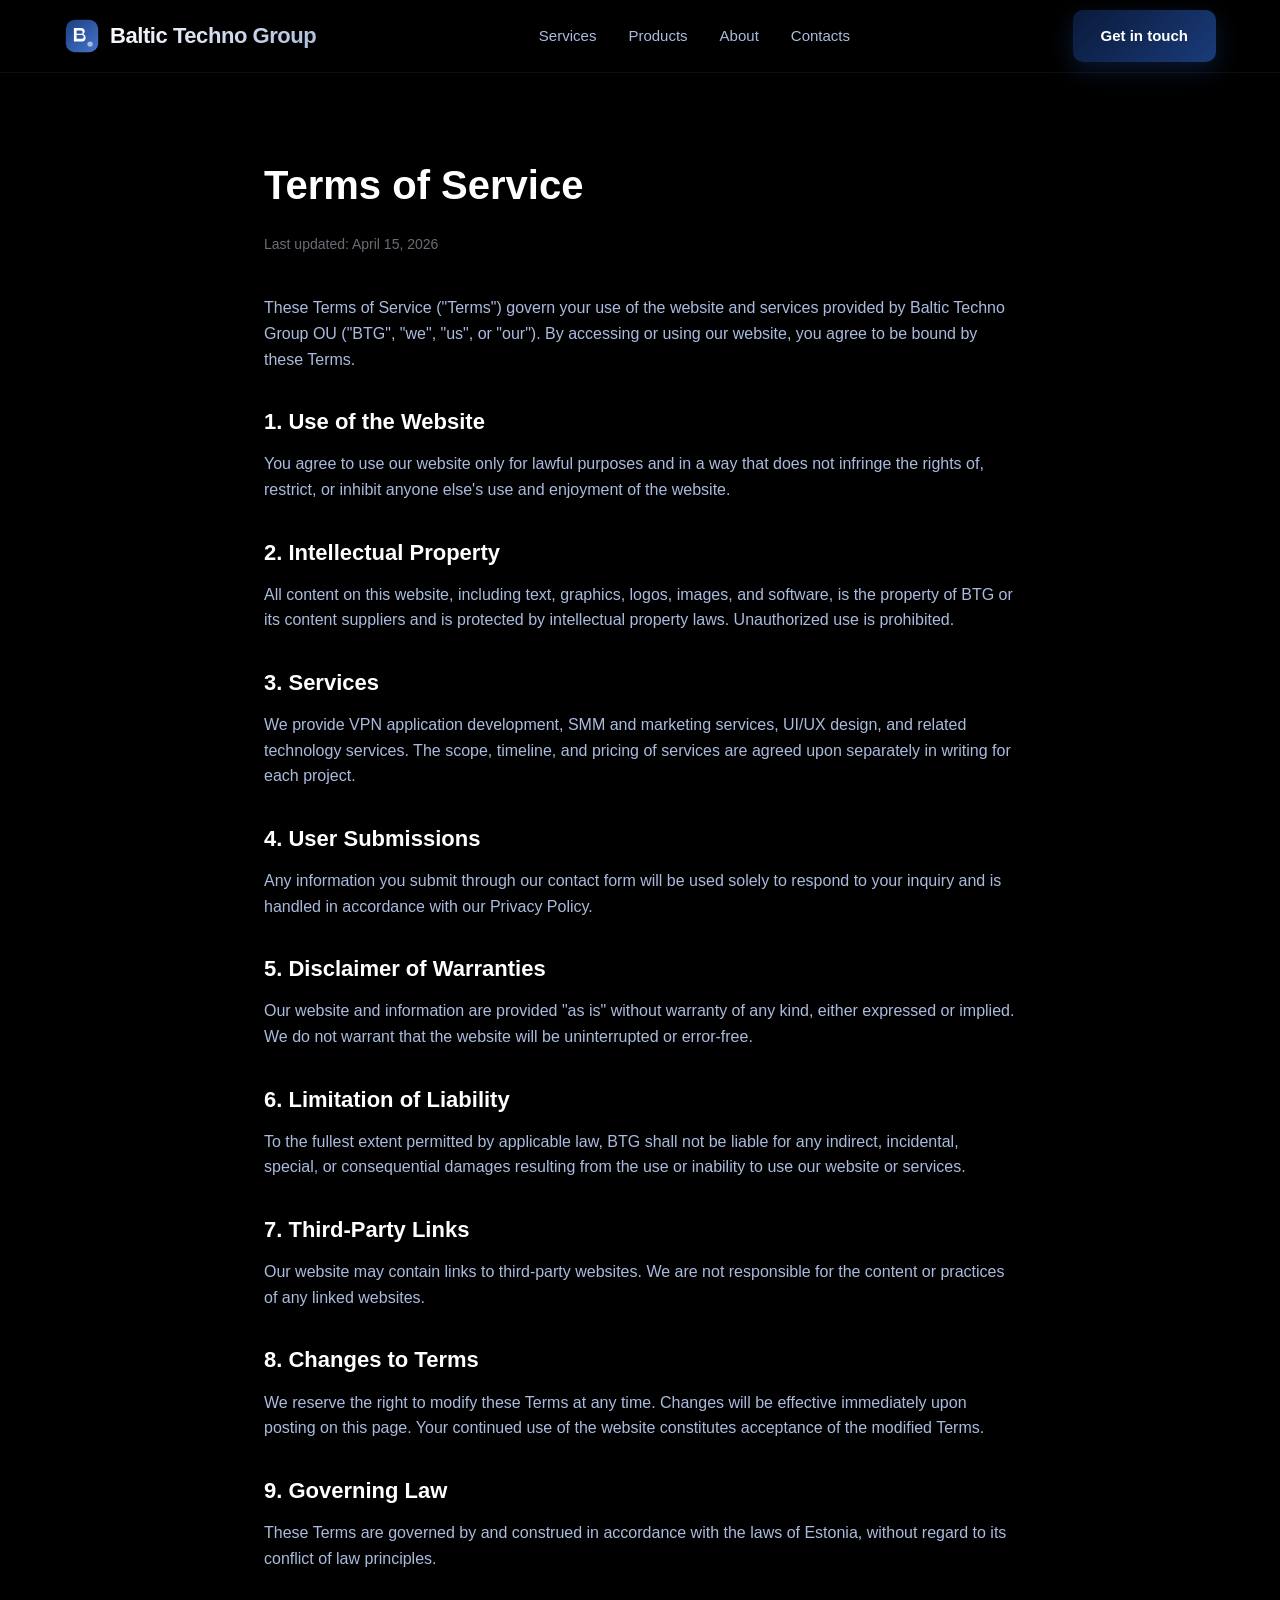
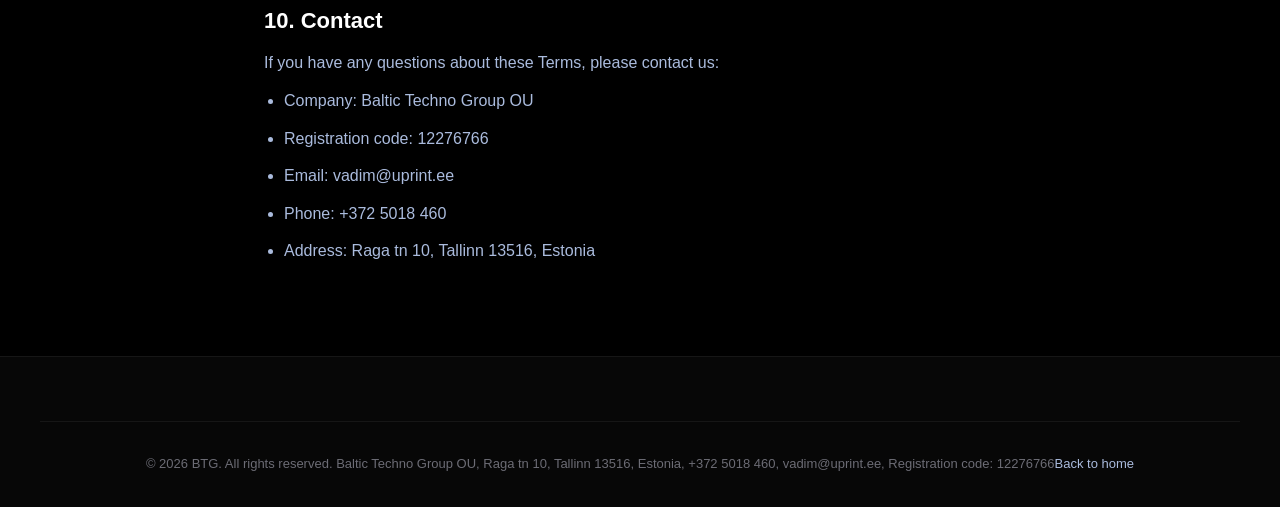
<file: terms.html>
<!DOCTYPE html>
<html lang="en">
<head>
  <meta charset="UTF-8" />
  <meta name="viewport" content="width=device-width, initial-scale=1.0" />
  <title>Terms of Service — BTG</title>
  <link rel="preconnect" href="https://fonts.googleapis.com" />
  <link rel="preconnect" href="https://fonts.gstatic.com" crossorigin />
  <link href="https://api.fontshare.com/v2/css?f[]=satoshi@300,400,500,700,900&display=swap" rel="stylesheet" />
  <link rel="stylesheet" href="styles.css" />
</head>
<body>
  <header class="nav">
    <div class="container nav__inner">
      <a href="index.html" class="nav__logo">
        <svg class="logo" viewBox="0 0 40 40" fill="none" xmlns="http://www.w3.org/2000/svg">
          <defs>
            <linearGradient id="logoGrad" x1="0" y1="0" x2="40" y2="40" gradientUnits="userSpaceOnUse">
              <stop offset="0" stop-color="#1A3B7A"/>
              <stop offset="1" stop-color="#4878D3"/>
            </linearGradient>
          </defs>
          <rect x="2" y="2" width="36" height="36" rx="10" fill="url(#logoGrad)"/>
          <path d="M11 11h8a4 4 0 0 1 4 4 3.5 3.5 0 0 1-1.6 2.9A4 4 0 0 1 24 22a4 4 0 0 1-4 4h-9V11zm3 3v3.5h5a1.75 1.75 0 0 0 0-3.5h-5zm0 6.5V23h6a2 2 0 0 0 0-4h-6z" fill="#fff"/>
          <circle cx="29" cy="29" r="3" fill="#AABBDD"/>
        </svg>
        <span>Baltic Techno Group</span>
      </a>
      <nav class="nav__menu">
        <a href="index.html#services">Services</a>
        <a href="index.html#products">Products</a>
        <a href="index.html#about">About</a>
        <a href="index.html#contacts">Contacts</a>
      </nav>
      <a href="index.html#contacts" class="btn btn--gradient nav__cta">Get in touch</a>
    </div>
  </header>

  <main class="legal">
    <h1>Terms of Service</h1>
    <p class="meta">Last updated: April 15, 2026</p>

    <p>These Terms of Service ("Terms") govern your use of the website and services provided by Baltic Techno Group OU ("BTG", "we", "us", or "our"). By accessing or using our website, you agree to be bound by these Terms.</p>

    <h2>1. Use of the Website</h2>
    <p>You agree to use our website only for lawful purposes and in a way that does not infringe the rights of, restrict, or inhibit anyone else's use and enjoyment of the website.</p>

    <h2>2. Intellectual Property</h2>
    <p>All content on this website, including text, graphics, logos, images, and software, is the property of BTG or its content suppliers and is protected by intellectual property laws. Unauthorized use is prohibited.</p>

    <h2>3. Services</h2>
    <p>We provide VPN application development, SMM and marketing services, UI/UX design, and related technology services. The scope, timeline, and pricing of services are agreed upon separately in writing for each project.</p>

    <h2>4. User Submissions</h2>
    <p>Any information you submit through our contact form will be used solely to respond to your inquiry and is handled in accordance with our Privacy Policy.</p>

    <h2>5. Disclaimer of Warranties</h2>
    <p>Our website and information are provided "as is" without warranty of any kind, either expressed or implied. We do not warrant that the website will be uninterrupted or error-free.</p>

    <h2>6. Limitation of Liability</h2>
    <p>To the fullest extent permitted by applicable law, BTG shall not be liable for any indirect, incidental, special, or consequential damages resulting from the use or inability to use our website or services.</p>

    <h2>7. Third-Party Links</h2>
    <p>Our website may contain links to third-party websites. We are not responsible for the content or practices of any linked websites.</p>

    <h2>8. Changes to Terms</h2>
    <p>We reserve the right to modify these Terms at any time. Changes will be effective immediately upon posting on this page. Your continued use of the website constitutes acceptance of the modified Terms.</p>

    <h2>9. Governing Law</h2>
    <p>These Terms are governed by and construed in accordance with the laws of Estonia, without regard to its conflict of law principles.</p>

    <h2>10. Contact</h2>
    <p>If you have any questions about these Terms, please contact us:</p>
    <ul>
      <li>Company: Baltic Techno Group OU</li>
      <li>Registration code: 12276766</li>
      <li>Email: <a href="mailto:vadim@uprint.ee">vadim@uprint.ee</a></li>
      <li>Phone: +372 5018 460</li>
      <li>Address: Raga tn 10, Tallinn 13516, Estonia</li>
    </ul>
  </main>

  <footer class="footer">
    <div class="container footer__bottom">
      <div>© 2026 BTG. All rights reserved. Baltic Techno Group OU, Raga tn 10, Tallinn 13516, Estonia, +372 5018 460, vadim@uprint.ee, Registration code: 12276766</div>
      <div><a href="index.html" style="color: var(--text-sec);">Back to home</a></div>
    </div>
  </footer>
</body>
</html>
</file>
<file: styles.css>
* { box-sizing: border-box; margin: 0; padding: 0; }

:root {
  --bg: #000000;
  --bg-card: #0E0E0E;
  --bg-alt: #070707;
  --bg-elev: #252527;
  --icon-bg: #2D2D2F;
  --border: rgba(255, 255, 255, 0.06);
  --text: #ffffff;
  --text-sec: #AABBDD;
  --text-mut: #6C6C75;
  --accent: #4878D3;
  --pulse: rgba(97, 133, 201, 1);
  --grad-from: #0A1A3A;
  --grad-to: #1A3B7A;
  --gradient: linear-gradient(135deg, #0A1A3A 0%, #1A3B7A 100%);
}

html { scroll-behavior: smooth; }

body {
  font-family: 'Satoshi', -apple-system, BlinkMacSystemFont, 'SF Pro Display', 'Inter', sans-serif;
  background: var(--bg);
  color: var(--text);
  line-height: 1.6;
  -webkit-font-smoothing: antialiased;
  overflow-x: hidden;
}

.container {
  max-width: 1200px;
  margin: 0 auto;
  padding: 0 24px;
}

a { color: inherit; text-decoration: none; }

.gradient-text {
  background: linear-gradient(135deg, #6185C9, #AABBDD);
  -webkit-background-clip: text;
  background-clip: text;
  color: transparent;
}

.btn {
  display: inline-flex;
  align-items: center;
  justify-content: center;
  padding: 14px 28px;
  border-radius: 10px;
  font-weight: 600;
  font-size: 15px;
  border: none;
  cursor: pointer;
  transition: transform .2s ease, box-shadow .2s ease;
  white-space: nowrap;
}
.btn--gradient {
  background: var(--gradient);
  color: #fff;
  box-shadow: 0 8px 24px rgba(26, 59, 122, 0.4);
}
.btn--gradient:hover {
  transform: translateY(-1px);
  box-shadow: 0 12px 32px rgba(26, 59, 122, 0.6);
}
.btn--outline {
  background: transparent;
  color: var(--text);
  border: 1px solid rgba(255, 255, 255, 0.15);
}
.btn--outline:hover { border-color: var(--accent); }
.btn--block { width: 100%; }

/* NAV */
.nav {
  position: sticky;
  top: 0;
  z-index: 100;
  background: rgba(0, 0, 0, 0.7);
  backdrop-filter: blur(20px);
  -webkit-backdrop-filter: blur(20px);
  border-bottom: 1px solid var(--border);
}
.nav__inner {
  display: flex;
  align-items: center;
  justify-content: space-between;
  height: 72px;
}
.nav__logo {
  display: inline-flex;
  align-items: center;
  gap: 10px;
  font-size: 22px;
  font-weight: 800;
  letter-spacing: -0.02em;
  color: #fff;
}
.nav__logo span {
  background: linear-gradient(135deg, #ffffff, #AABBDD);
  -webkit-background-clip: text;
  background-clip: text;
  color: transparent;
}
.logo { width: 36px; height: 36px; display: block; }
.nav__menu { display: flex; gap: 32px; }
.nav__menu a {
  font-size: 15px;
  color: var(--text-sec);
  transition: color .2s;
}
.nav__menu a:hover { color: var(--text); }
.nav__burger { display: none; background: none; border: none; flex-direction: column; gap: 5px; cursor: pointer; }
.nav__burger span { width: 24px; height: 2px; background: #fff; border-radius: 2px; }

/* HERO */
.hero {
  position: relative;
  padding: 100px 0 120px;
  overflow: hidden;
}
.hero__glow {
  position: absolute;
  border-radius: 50%;
  filter: blur(120px);
  pointer-events: none;
}
.hero__glow--1 {
  width: 500px; height: 500px;
  background: rgba(26, 59, 122, 0.4);
  top: -100px; left: -150px;
}
.hero__glow--2 {
  width: 400px; height: 400px;
  background: rgba(72, 120, 211, 0.25);
  top: 100px; right: -100px;
}
.hero__inner {
  position: relative;
  display: grid;
  grid-template-columns: 1.3fr 1fr;
  gap: 60px;
  align-items: center;
}
.hero__badge {
  display: inline-block;
  padding: 8px 16px;
  border-radius: 999px;
  background: rgba(72, 120, 211, 0.12);
  border: 1px solid rgba(72, 120, 211, 0.3);
  color: var(--text-sec);
  font-size: 13px;
  font-weight: 500;
  margin-bottom: 24px;
}
.hero__title {
  font-size: clamp(36px, 5vw, 64px);
  font-weight: 800;
  line-height: 1.1;
  letter-spacing: -0.03em;
  margin-bottom: 24px;
}
.hero__subtitle {
  font-size: 18px;
  color: var(--text-sec);
  max-width: 580px;
  margin-bottom: 36px;
}
.hero__actions {
  display: flex;
  gap: 16px;
  flex-wrap: wrap;
  margin-bottom: 56px;
}
.hero__stats {
  display: flex;
  gap: 48px;
}
.stat__num {
  font-size: 32px;
  font-weight: 800;
  background: linear-gradient(135deg, #fff, #AABBDD);
  -webkit-background-clip: text;
  background-clip: text;
  color: transparent;
}
.stat__label {
  font-size: 13px;
  color: var(--text-mut);
  text-transform: uppercase;
  letter-spacing: 0.05em;
}

/* PHONE MOCKUP */
.hero__visual { display: flex; justify-content: center; perspective: 1600px; }
.phone {
  width: 300px;
  height: 610px;
  position: relative;
  border-radius: 52px;
  background: linear-gradient(145deg, #2a2a2e 0%, #18181b 50%, #0d0d0f 100%);
  padding: 9px;
  box-shadow:
    0 0 0 1.5px rgba(255, 255, 255, 0.04),
    0 0 0 3px #1a1a1d,
    0 60px 120px -20px rgba(26, 59, 122, 0.55),
    0 40px 80px -20px rgba(0, 0, 0, 0.8);
  transform: rotate(-2deg);
}
.phone::before {
  content: '';
  position: absolute;
  inset: 0;
  border-radius: 52px;
  background: linear-gradient(135deg, rgba(255, 255, 255, 0.08) 0%, transparent 30%, transparent 70%, rgba(255, 255, 255, 0.04) 100%);
  pointer-events: none;
  z-index: 2;
}
.phone__side {
  position: absolute;
  background: linear-gradient(90deg, #0a0a0c, #2a2a2e 50%, #0a0a0c);
  border-radius: 2px;
  z-index: 0;
}
.phone__side--mute { left: -3px; top: 95px; width: 4px; height: 30px; }
.phone__side--vol { left: -3px; width: 4px; height: 48px; }
.phone__side--vol1 { top: 140px; }
.phone__side--vol2 { top: 198px; }
.phone__side--power { right: -3px; top: 160px; width: 4px; height: 80px; }

.phone__frame {
  width: 100%;
  height: 100%;
  border-radius: 44px;
  background: #000;
  padding: 4px;
  position: relative;
  z-index: 1;
}
.phone__screen {
  width: 100%;
  height: 100%;
  background:
    radial-gradient(ellipse at 50% 35%, rgba(72, 120, 211, 0.25) 0%, transparent 50%),
    linear-gradient(180deg, #05081a 0%, #0A1A3A 50%, #040716 100%);
  border-radius: 40px;
  display: flex;
  flex-direction: column;
  align-items: center;
  position: relative;
  overflow: hidden;
}
.phone__island {
  position: absolute;
  top: 10px;
  left: 50%;
  transform: translateX(-50%);
  width: 100px;
  height: 30px;
  background: #000;
  border-radius: 20px;
  z-index: 3;
  box-shadow: inset 0 0 0 0.5px rgba(255, 255, 255, 0.08);
}
.phone__island::after {
  content: '';
  position: absolute;
  right: 12px;
  top: 50%;
  transform: translateY(-50%);
  width: 6px;
  height: 6px;
  border-radius: 50%;
  background: radial-gradient(circle at 30% 30%, #1a1a2e, #000);
  box-shadow: inset 0 0 2px rgba(72, 120, 211, 0.6);
}
.phone__statusbar {
  display: flex;
  justify-content: space-between;
  align-items: center;
  width: 100%;
  padding: 16px 28px 0;
  color: #fff;
  font-size: 13px;
  font-weight: 600;
  z-index: 2;
}
.phone__time { letter-spacing: 0.02em; }
.phone__icons {
  display: flex;
  align-items: center;
  gap: 6px;
  color: #fff;
}
.phone__icons svg { display: block; }
.phone__icons svg:nth-child(1) { width: 16px; height: 11px; }
.phone__icons svg:nth-child(2) { width: 14px; height: 11px; }
.phone__icons svg:nth-child(3) { width: 24px; height: 11px; }

.phone__app {
  flex: 1;
  width: 100%;
  display: flex;
  flex-direction: column;
  align-items: center;
  justify-content: center;
  padding: 70px 28px 32px;
}
.phone__app-header {
  display: flex;
  justify-content: space-between;
  align-items: center;
  width: 100%;
  margin-bottom: 28px;
}
.phone__app-brand {
  font-size: 16px;
  font-weight: 700;
  background: linear-gradient(135deg, #fff, #AABBDD);
  -webkit-background-clip: text;
  background-clip: text;
  color: transparent;
}
.phone__app-menu {
  display: flex;
  flex-direction: column;
  gap: 3px;
}
.phone__app-menu span {
  width: 16px;
  height: 1.5px;
  background: rgba(255, 255, 255, 0.5);
  border-radius: 1px;
}
.phone__pulse {
  position: relative;
  width: 180px;
  height: 180px;
  display: flex;
  align-items: center;
  justify-content: center;
  margin-bottom: 28px;
}
.phone__pulse::before {
  content: '';
  position: absolute;
  width: 140px;
  height: 140px;
  border-radius: 50%;
  background: radial-gradient(circle, rgba(72, 120, 211, 0.25) 0%, transparent 70%);
  filter: blur(10px);
}
.pulse {
  position: absolute;
  border-radius: 50%;
  border: 1.5px solid rgba(97, 133, 201, 0.5);
  animation: pulse 2.8s ease-out infinite;
}
.pulse--1 { width: 100%; height: 100%; animation-delay: 0s; }
.pulse--2 { width: 100%; height: 100%; animation-delay: 0.9s; }
.pulse--3 { width: 100%; height: 100%; animation-delay: 1.8s; }
@keyframes pulse {
  0% { transform: scale(0.55); opacity: 1; }
  100% { transform: scale(1.25); opacity: 0; }
}
.phone__shield {
  position: relative;
  width: 96px;
  height: 96px;
  background: linear-gradient(145deg, #4878D3 0%, #1A3B7A 60%, #0A1A3A 100%);
  border-radius: 50%;
  display: flex;
  align-items: center;
  justify-content: center;
  color: #fff;
  box-shadow:
    0 0 60px rgba(72, 120, 211, 0.6),
    0 0 0 1px rgba(255, 255, 255, 0.12),
    inset 0 2px 0 rgba(255, 255, 255, 0.15),
    inset 0 -2px 0 rgba(0, 0, 0, 0.3);
}
.phone__shield svg { width: 46px; height: 46px; filter: drop-shadow(0 2px 4px rgba(0, 0, 0, 0.4)); }
.phone__label {
  font-size: 22px;
  font-weight: 700;
  color: #fff;
  margin-bottom: 20px;
  letter-spacing: -0.01em;
}
.phone__btn {
  margin-top: auto;
  padding: 14px 40px;
  border-radius: 14px;
  background: linear-gradient(180deg, rgba(72, 120, 211, 0.22) 0%, rgba(26, 59, 122, 0.15) 100%);
  border: 1px solid rgba(72, 120, 211, 0.4);
  font-size: 14px;
  font-weight: 600;
  color: #fff;
  box-shadow: 0 8px 24px rgba(26, 59, 122, 0.3), inset 0 1px 0 rgba(255, 255, 255, 0.12);
}
.phone__home {
  position: absolute;
  bottom: 8px;
  left: 50%;
  transform: translateX(-50%);
  width: 120px;
  height: 4px;
  border-radius: 2px;
  background: rgba(255, 255, 255, 0.35);
}

/* CAPABILITIES STRIP */
.capabilities {
  padding: 40px 0;
  border-top: 1px solid var(--border);
  border-bottom: 1px solid var(--border);
  background: var(--bg-alt);
}
.capabilities__label {
  font-size: 12px;
  text-transform: uppercase;
  letter-spacing: 0.1em;
  color: var(--text-mut);
  text-align: center;
  margin-bottom: 20px;
}
.capabilities__list {
  display: flex;
  flex-wrap: wrap;
  justify-content: center;
  gap: 10px;
}
.capabilities__list span {
  padding: 8px 16px;
  border-radius: 999px;
  background: var(--bg-card);
  border: 1px solid var(--border);
  color: var(--text-sec);
  font-size: 13px;
  font-weight: 500;
  transition: all .2s;
}
.capabilities__list span:hover {
  border-color: rgba(72, 120, 211, 0.4);
  color: var(--text);
}

/* PROCESS */
.process {
  position: relative;
  display: grid;
  grid-template-columns: repeat(5, 1fr);
  gap: 24px;
  margin-bottom: 80px;
}
.process__line {
  position: absolute;
  top: 28px;
  left: 10%;
  right: 10%;
  height: 2px;
  background: linear-gradient(90deg, transparent, rgba(72, 120, 211, 0.4) 20%, rgba(72, 120, 211, 0.4) 80%, transparent);
  z-index: 0;
}
.step {
  position: relative;
  background: var(--bg-card);
  border: 1px solid var(--border);
  border-radius: 18px;
  padding: 72px 22px 24px;
  text-align: left;
  transition: transform .2s ease, border-color .2s ease;
}
.step:hover {
  transform: translateY(-4px);
  border-color: rgba(72, 120, 211, 0.35);
}
.step__num {
  position: absolute;
  top: 18px;
  left: 50%;
  transform: translateX(-50%);
  width: 56px;
  height: 56px;
  border-radius: 50%;
  background: linear-gradient(145deg, #4878D3 0%, #1A3B7A 70%, #0A1A3A 100%);
  color: #fff;
  display: flex;
  align-items: center;
  justify-content: center;
  font-size: 16px;
  font-weight: 800;
  box-shadow: 0 10px 30px rgba(26, 59, 122, 0.5), inset 0 1px 0 rgba(255, 255, 255, 0.2);
  z-index: 1;
}
.step__title {
  font-size: 17px;
  font-weight: 700;
  margin-bottom: 10px;
  color: var(--text);
}
.step__text {
  font-size: 14px;
  color: var(--text-sec);
  line-height: 1.6;
  margin-bottom: 16px;
}
.step__meta {
  display: inline-block;
  padding: 4px 12px;
  border-radius: 999px;
  background: rgba(72, 120, 211, 0.12);
  border: 1px solid rgba(72, 120, 211, 0.25);
  color: var(--accent);
  font-size: 12px;
  font-weight: 600;
  letter-spacing: 0.02em;
}

/* TECH STACK */
.stack {
  padding-top: 40px;
  border-top: 1px solid var(--border);
}
.stack__label {
  text-align: center;
  font-size: 12px;
  text-transform: uppercase;
  letter-spacing: 0.12em;
  color: var(--text-mut);
  margin-bottom: 28px;
}
.stack__grid {
  display: grid;
  grid-template-columns: repeat(4, 1fr);
  gap: 16px;
}
.stack__item {
  display: flex;
  align-items: center;
  gap: 14px;
  padding: 18px 20px;
  background: var(--bg-card);
  border: 1px solid var(--border);
  border-radius: 14px;
  transition: all .2s ease;
}
.stack__item:hover {
  border-color: rgba(72, 120, 211, 0.35);
  transform: translateY(-2px);
}
.stack__ico {
  width: 40px;
  height: 40px;
  border-radius: 10px;
  background: rgba(72, 120, 211, 0.12);
  color: var(--accent);
  display: flex;
  align-items: center;
  justify-content: center;
  flex-shrink: 0;
}
.stack__ico svg { width: 20px; height: 20px; }
.stack__item span {
  font-size: 14px;
  font-weight: 600;
  color: var(--text);
}

/* TESTIMONIALS */
.quote {
  background: var(--bg-card);
  border: 1px solid var(--border);
  border-radius: 20px;
  padding: 32px 28px;
  display: flex;
  flex-direction: column;
}
.quote__stars {
  color: #F5B841;
  font-size: 16px;
  letter-spacing: 2px;
  margin-bottom: 16px;
}
.quote__text {
  color: var(--text);
  font-size: 15px;
  line-height: 1.7;
  margin-bottom: 24px;
  flex: 1;
}
.quote__author {
  display: flex;
  align-items: center;
  gap: 14px;
  padding-top: 20px;
  border-top: 1px solid var(--border);
}
.quote__avatar {
  width: 56px;
  height: 56px;
  border-radius: 50%;
  display: block;
  object-fit: cover;
  border: 1px solid rgba(255, 255, 255, 0.1);
  box-shadow: 0 10px 24px rgba(13, 28, 60, 0.32), 0 0 0 4px rgba(72, 120, 211, 0.08);
  flex-shrink: 0;
}
.quote__name {
  font-weight: 600;
  font-size: 15px;
}
.quote__role {
  font-size: 13px;
  color: var(--text-mut);
}

/* FAQ */
.faq {
  max-width: 800px;
  margin: 0 auto;
}
.faq__item {
  background: var(--bg-card);
  border: 1px solid var(--border);
  border-radius: 14px;
  padding: 0;
  margin-bottom: 12px;
  overflow: hidden;
  transition: border-color .2s;
}
.faq__item[open] { border-color: rgba(72, 120, 211, 0.35); }
.faq__item summary {
  list-style: none;
  cursor: pointer;
  padding: 22px 28px;
  font-size: 16px;
  font-weight: 600;
  color: var(--text);
  display: flex;
  justify-content: space-between;
  align-items: center;
}
.faq__item summary::-webkit-details-marker { display: none; }
.faq__item summary::after {
  content: '+';
  font-size: 24px;
  font-weight: 300;
  color: var(--text-sec);
  transition: transform .2s;
}
.faq__item[open] summary::after {
  content: '−';
  color: var(--accent);
}
.faq__item p {
  padding: 0 28px 24px;
  color: var(--text-sec);
  font-size: 15px;
  line-height: 1.7;
}

/* SECTIONS */
.section { padding: 120px 0; }
.section--alt { background: var(--bg-alt); }
.section__head { text-align: center; margin-bottom: 64px; }
.section__tag {
  display: inline-block;
  padding: 6px 14px;
  border-radius: 999px;
  background: rgba(72, 120, 211, 0.12);
  color: var(--accent);
  font-size: 12px;
  font-weight: 600;
  text-transform: uppercase;
  letter-spacing: 0.1em;
  margin-bottom: 16px;
}
.section__title {
  font-size: clamp(32px, 4vw, 48px);
  font-weight: 800;
  letter-spacing: -0.02em;
  margin-bottom: 12px;
}
.section__sub {
  color: var(--text-sec);
  font-size: 17px;
  max-width: 600px;
  margin: 0 auto;
}

.grid { display: grid; gap: 24px; }
.grid--3 { grid-template-columns: repeat(3, 1fr); }
.grid--4 { grid-template-columns: repeat(4, 1fr); }

/* CARD */
.card {
  position: relative;
  isolation: isolate;
  overflow: hidden;
  background:
    linear-gradient(180deg, rgba(255, 255, 255, 0.03), transparent 28%),
    linear-gradient(145deg, rgba(20, 27, 46, 0.96), rgba(10, 10, 10, 0.98));
  border: 1px solid rgba(130, 160, 220, 0.14);
  border-radius: 24px;
  padding: 28px 26px 30px;
  min-height: 250px;
  box-shadow:
    inset 0 1px 0 rgba(255, 255, 255, 0.04),
    0 22px 50px rgba(0, 0, 0, 0.35);
  transition: transform .25s ease, border-color .25s ease, box-shadow .25s ease;
}
.card:hover {
  transform: translateY(-6px);
  border-color: rgba(112, 156, 244, 0.34);
  box-shadow:
    inset 0 1px 0 rgba(255, 255, 255, 0.06),
    0 28px 64px rgba(0, 0, 0, 0.42);
}
.card::before {
  content: "";
  position: absolute;
  inset: 0;
  border-radius: inherit;
  background: radial-gradient(circle at top right, rgba(160, 194, 255, 0.12), transparent 34%);
  opacity: 0.7;
  z-index: -1;
}
.card::after {
  content: "";
  position: absolute;
  top: 0;
  left: 26px;
  right: 26px;
  height: 1px;
  background: linear-gradient(90deg, transparent, rgba(170, 194, 235, 0.55), transparent);
}
.card__glow {
  position: absolute;
  top: -34px;
  right: -18px;
  width: 150px;
  height: 150px;
  border-radius: 50%;
  background: radial-gradient(circle, rgba(84, 133, 240, 0.22) 0%, rgba(84, 133, 240, 0) 72%);
  z-index: -1;
}
.card__icon {
  width: 72px;
  height: 72px;
  border-radius: 20px;
  background:
    linear-gradient(180deg, rgba(255, 255, 255, 0.07), rgba(255, 255, 255, 0.02)),
    rgba(23, 26, 35, 0.9);
  border: 1px solid rgba(143, 174, 238, 0.14);
  display: flex;
  align-items: center;
  justify-content: center;
  margin-bottom: 22px;
  box-shadow:
    inset 0 1px 0 rgba(255, 255, 255, 0.05),
    0 14px 24px rgba(0, 0, 0, 0.24);
}
.card__icon svg { width: 40px; height: 40px; }
.card__title {
  font-size: 18px;
  font-weight: 700;
  margin-bottom: 10px;
  letter-spacing: -0.02em;
}
.card__text {
  color: var(--text-sec);
  font-size: 15px;
  max-width: 25ch;
}
.card--vpn .card__icon {
  background:
    linear-gradient(180deg, rgba(88, 135, 242, 0.18), rgba(16, 21, 33, 0.88)),
    rgba(23, 26, 35, 0.9);
}
.card--marketing .card__icon {
  background:
    linear-gradient(180deg, rgba(72, 120, 211, 0.16), rgba(17, 20, 31, 0.88)),
    rgba(23, 26, 35, 0.9);
}
.card--design .card__icon {
  background:
    linear-gradient(180deg, rgba(124, 169, 255, 0.18), rgba(17, 20, 31, 0.88)),
    rgba(23, 26, 35, 0.9);
}
.card--infra .card__icon {
  background:
    linear-gradient(180deg, rgba(63, 102, 194, 0.18), rgba(17, 20, 31, 0.88)),
    rgba(23, 26, 35, 0.9);
}

/* PRODUCTS */
.product {
  background: var(--bg-card);
  border: 1px solid var(--border);
  border-radius: 20px;
  overflow: hidden;
  transition: transform .2s ease;
}
.product:hover { transform: translateY(-4px); }
.product__preview {
  position: relative;
  height: 220px;
  background: linear-gradient(180deg, #0A1A3A 0%, #000 100%);
  display: flex;
  align-items: center;
  justify-content: center;
  overflow: hidden;
}
.product__glow {
  position: absolute;
  width: 200px; height: 200px;
  background: rgba(72, 120, 211, 0.35);
  border-radius: 50%;
  filter: blur(60px);
}
.product__logo {
  position: relative;
  width: 80px;
  height: 80px;
  background: var(--gradient);
  border-radius: 20px;
  display: flex;
  align-items: center;
  justify-content: center;
  color: #fff;
  box-shadow: 0 20px 50px rgba(26, 59, 122, 0.5);
}
.product__logo svg { width: 38px; height: 38px; }
.product__info { padding: 24px; }
.product__info h3 { font-size: 20px; margin-bottom: 8px; }
.product__info p { color: var(--text-sec); font-size: 14px; margin-bottom: 16px; }
.product__tags { display: flex; gap: 8px; flex-wrap: wrap; }
.product__tags span {
  padding: 4px 12px;
  border-radius: 999px;
  background: rgba(72, 120, 211, 0.12);
  color: var(--text-sec);
  font-size: 12px;
  font-weight: 500;
}

/* FEATURES */
.feature {
  background: var(--bg-card);
  border: 1px solid var(--border);
  border-radius: 16px;
  padding: 32px 24px;
}
.feature__num {
  font-size: 14px;
  font-weight: 700;
  color: var(--accent);
  margin-bottom: 16px;
}
.feature h4 { font-size: 18px; margin-bottom: 8px; }
.feature p { color: var(--text-sec); font-size: 14px; }

/* ABOUT */
.about {
  display: grid;
  grid-template-columns: 1fr 1fr;
  gap: 64px;
  align-items: center;
}
.about__text .section__tag { margin-bottom: 16px; }
.about__text .section__title { text-align: left; margin-bottom: 24px; }
.about__text p {
  color: var(--text-sec);
  margin-bottom: 16px;
  font-size: 16px;
}
.about__numbers {
  display: grid;
  grid-template-columns: 1fr 1fr;
  gap: 24px;
}
.stat--lg {
  background: var(--bg-card);
  border: 1px solid var(--border);
  padding: 32px 24px;
  border-radius: 16px;
}
.stat--lg .stat__num { font-size: 36px; margin-bottom: 4px; }

/* CONTACTS */
.contacts {
  display: grid;
  grid-template-columns: 1fr 1.2fr;
  gap: 48px;
}
.contacts--single {
  grid-template-columns: 1fr;
  justify-items: center;
}
.contacts__form {
  background: transparent;
  border: none;
  border-radius: 0;
  padding: 0;
  display: flex;
  flex-direction: column;
  gap: 20px;
}
.contacts--single .contacts__form {
  max-width: 680px;
  width: 100%;
}
.contacts__form label { display: flex; flex-direction: column; gap: 8px; }
.contacts__form span {
  font-size: 13px;
  color: var(--text-sec);
  font-weight: 500;
}
.contacts__form input,
.contacts__form textarea {
  background: var(--bg);
  border: 1px solid var(--border);
  border-radius: 10px;
  padding: 14px 16px;
  color: var(--text);
  font-family: inherit;
  font-size: 15px;
  resize: vertical;
  transition: border-color .2s;
}
.contacts__form input:focus,
.contacts__form textarea:focus {
  outline: none;
  border-color: var(--accent);
}
.contacts__notice {
  min-height: 24px;
  font-size: 14px;
  text-align: center;
  color: var(--text-sec);
}
.contacts__notice.is-success {
  color: #cfe0ff;
}
.contacts__notice.is-error {
  color: #ffb4b4;
}

/* FOOTER */
.footer {
  background: var(--bg-alt);
  border-top: 1px solid var(--border);
  padding: 64px 0 32px;
}
.footer__inner {
  display: grid;
  grid-template-columns: 2fr 1fr 1fr 1fr;
  gap: 48px;
  margin-bottom: 48px;
}
.footer__logo {
  display: inline-flex;
  align-items: center;
  gap: 10px;
  font-size: 22px;
  font-weight: 800;
  margin-bottom: 12px;
  color: #fff;
}
.footer__logo span {
  background: linear-gradient(135deg, #ffffff, #AABBDD);
  -webkit-background-clip: text;
  background-clip: text;
  color: transparent;
}
.footer__brand p { color: var(--text-sec); font-size: 14px; max-width: 280px; }
.footer__col h5 {
  font-size: 13px;
  text-transform: uppercase;
  letter-spacing: 0.08em;
  color: var(--text-mut);
  margin-bottom: 16px;
}
.footer__col a {
  display: block;
  font-size: 14px;
  color: var(--text-sec);
  margin-bottom: 10px;
  transition: color .2s;
}
.footer__col a:hover { color: var(--text); }
.footer__bottom {
  display: flex;
  justify-content: center;
  align-items: center;
  padding-top: 32px;
  border-top: 1px solid var(--border);
  font-size: 13px;
  color: var(--text-mut);
  text-align: center;
}

/* LEGAL PAGES */
.legal {
  max-width: 800px;
  margin: 0 auto;
  padding: 80px 24px;
}
.legal h1 { font-size: 40px; margin-bottom: 16px; }
.legal .meta { color: var(--text-mut); margin-bottom: 40px; font-size: 14px; }
.legal h2 { font-size: 22px; margin: 32px 0 12px; }
.legal p, .legal li { color: var(--text-sec); margin-bottom: 12px; }
.legal ul { padding-left: 20px; }

/* RESPONSIVE */
@media (max-width: 960px) {
  .hero { padding: 60px 0 80px; }
  .hero__inner { grid-template-columns: 1fr; gap: 48px; }
  .hero__visual { order: -1; }
  .phone { transform: scale(0.85); }
  .section { padding: 80px 0; }
  .grid--4 { grid-template-columns: repeat(2, 1fr); }
  .grid--3 { grid-template-columns: 1fr; }
  .process { grid-template-columns: repeat(2, 1fr); gap: 20px; margin-bottom: 60px; }
  .process__line { display: none; }
  .stack__grid { grid-template-columns: repeat(2, 1fr); }
  .about { grid-template-columns: 1fr; gap: 40px; }
  .contacts { grid-template-columns: 1fr; }
  .footer__inner { grid-template-columns: 1fr 1fr; gap: 32px; }
  .nav__menu { display: none; }
  .nav__burger { display: flex; }
  .nav__cta { display: none; }
  .hero__stats { gap: 24px; flex-wrap: wrap; }
}
@media (max-width: 560px) {
  .grid--4 { grid-template-columns: 1fr; }
  .process { grid-template-columns: 1fr; }
  .stack__grid { grid-template-columns: 1fr; }
  .about__numbers { grid-template-columns: 1fr; }
  .footer__inner { grid-template-columns: 1fr; }
  .contacts__form { padding: 0; }
}
</file>
